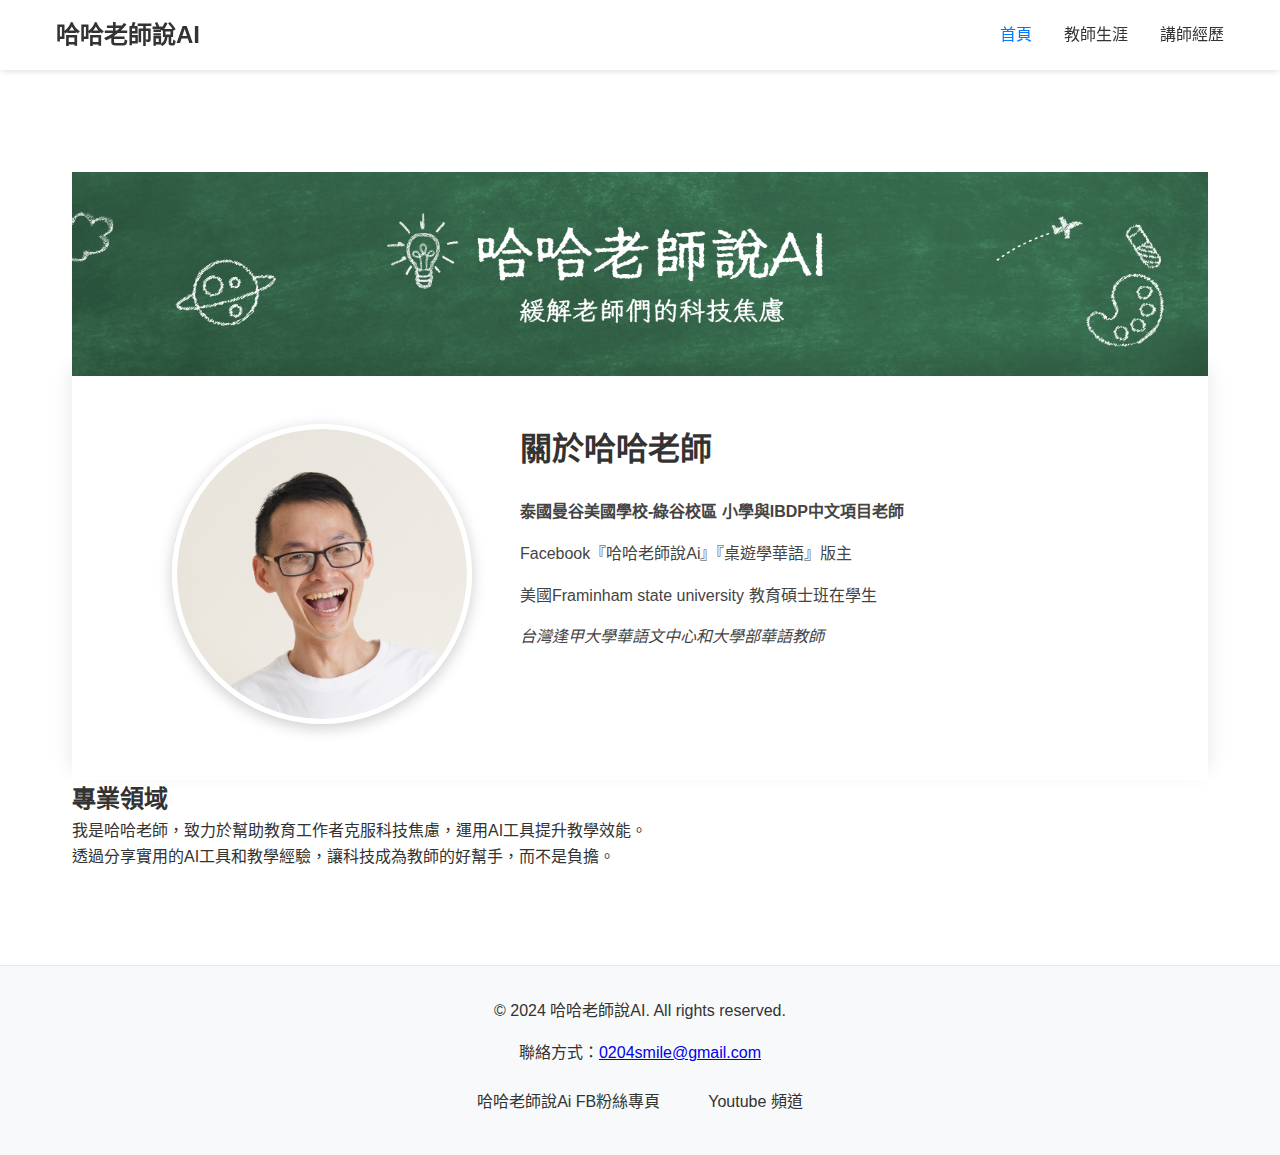
<file: index.html>
<!DOCTYPE html>
<html lang="zh-TW">
<head>
    <meta charset="UTF-8">
    <meta name="viewport" content="width=device-width, initial-scale=1.0">
    <title>哈哈老師說AI - 個人網站</title>
    <link rel="stylesheet" href="css/style.css">
</head>
<body>
    <header>
        <nav>
            <div class="logo">哈哈老師說AI</div>
            <ul class="nav-links">
                <li><a href="index.html" class="active">首頁</a></li>
                <li><a href="about.html">教師生涯</a></li>
                <li><a href="teaching.html">講師經歷</a></li>
            </ul>
        </nav>
    </header>

    <main>
        <!-- 橫幅照片 -->
        <div class="banner">
            <img src="images/首頁/網站橫幅.JPG (2).png" alt="網站橫幅" class="banner-image">
        </div>

        <!-- 個人介紹區 -->
        <section class="profile-section">
            <div class="profile-container">
                <div class="profile-image">
                    <img src="images/首頁/大頭照.jpg.png" alt="哈哈老師的照片" class="profile-pic">
                </div>
                <div class="profile-content">
                    <h1>關於哈哈老師</h1>
                    <div class="profile-info">
                        <p class="current-position">泰國曼谷美國學校-綠谷校區 小學與IBDP中文項目老師</p>
                        <p class="social-media">Facebook『哈哈老師說Ai』『桌遊學華語』版主</p>
                        <p class="education">美國Framinham state university 教育碩士班在學生</p>
                        <p class="previous-position">台灣逢甲大學華語文中心和大學部華語教師</p>
                    </div>
                </div>
            </div>
        </section>

        <!-- 主要內容區 -->
        <section class="content">
            <div class="about-section">
                <h2>專業領域</h2>
                <div class="about-content">
                    <div class="text-content">
                        <p>我是哈哈老師，致力於幫助教育工作者克服科技焦慮，運用AI工具提升教學效能。</p>
                        <p>透過分享實用的AI工具和教學經驗，讓科技成為教師的好幫手，而不是負擔。</p>
                    </div>
                </div>
            </div>
        </section>
    </main>

    <footer>
        <div class="footer-content">
            <p>&copy; 2024 哈哈老師說AI. All rights reserved.</p>
            <div class="contact-info">
                <p>聯絡方式：<a href="mailto:0204smile@gmail.com">0204smile@gmail.com</a></p>
            </div>
            <div class="social-links">
                <a href="https://www.facebook.com/profile.php?id=61572683411741" target="_blank">哈哈老師說Ai FB粉絲專頁</a>
                <a href="https://www.youtube.com/channel/UCNd5qJnsLvm_RXQNaYmGJVg" target="_blank">Youtube 頻道</a>
            </div>
        </div>
    </footer>

    <script src="js/main.js"></script>
</body>
</html>
</file>
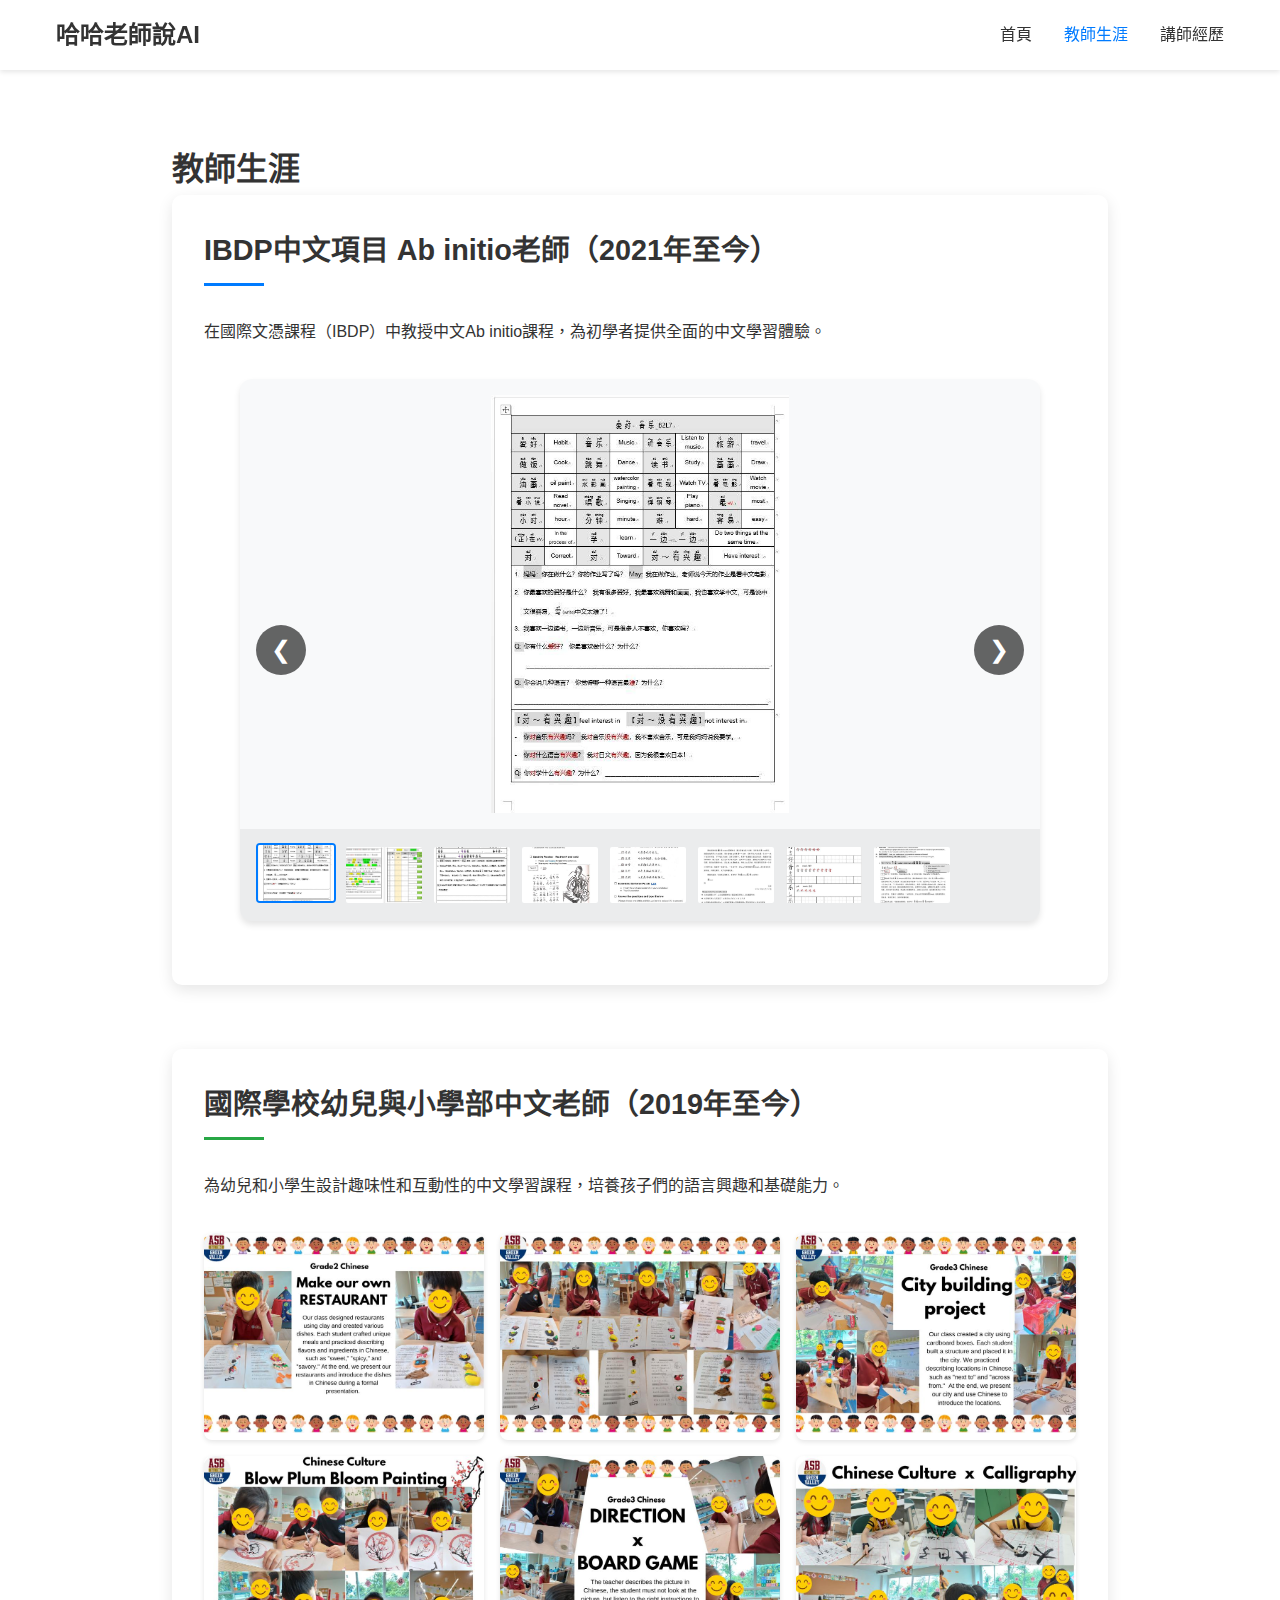
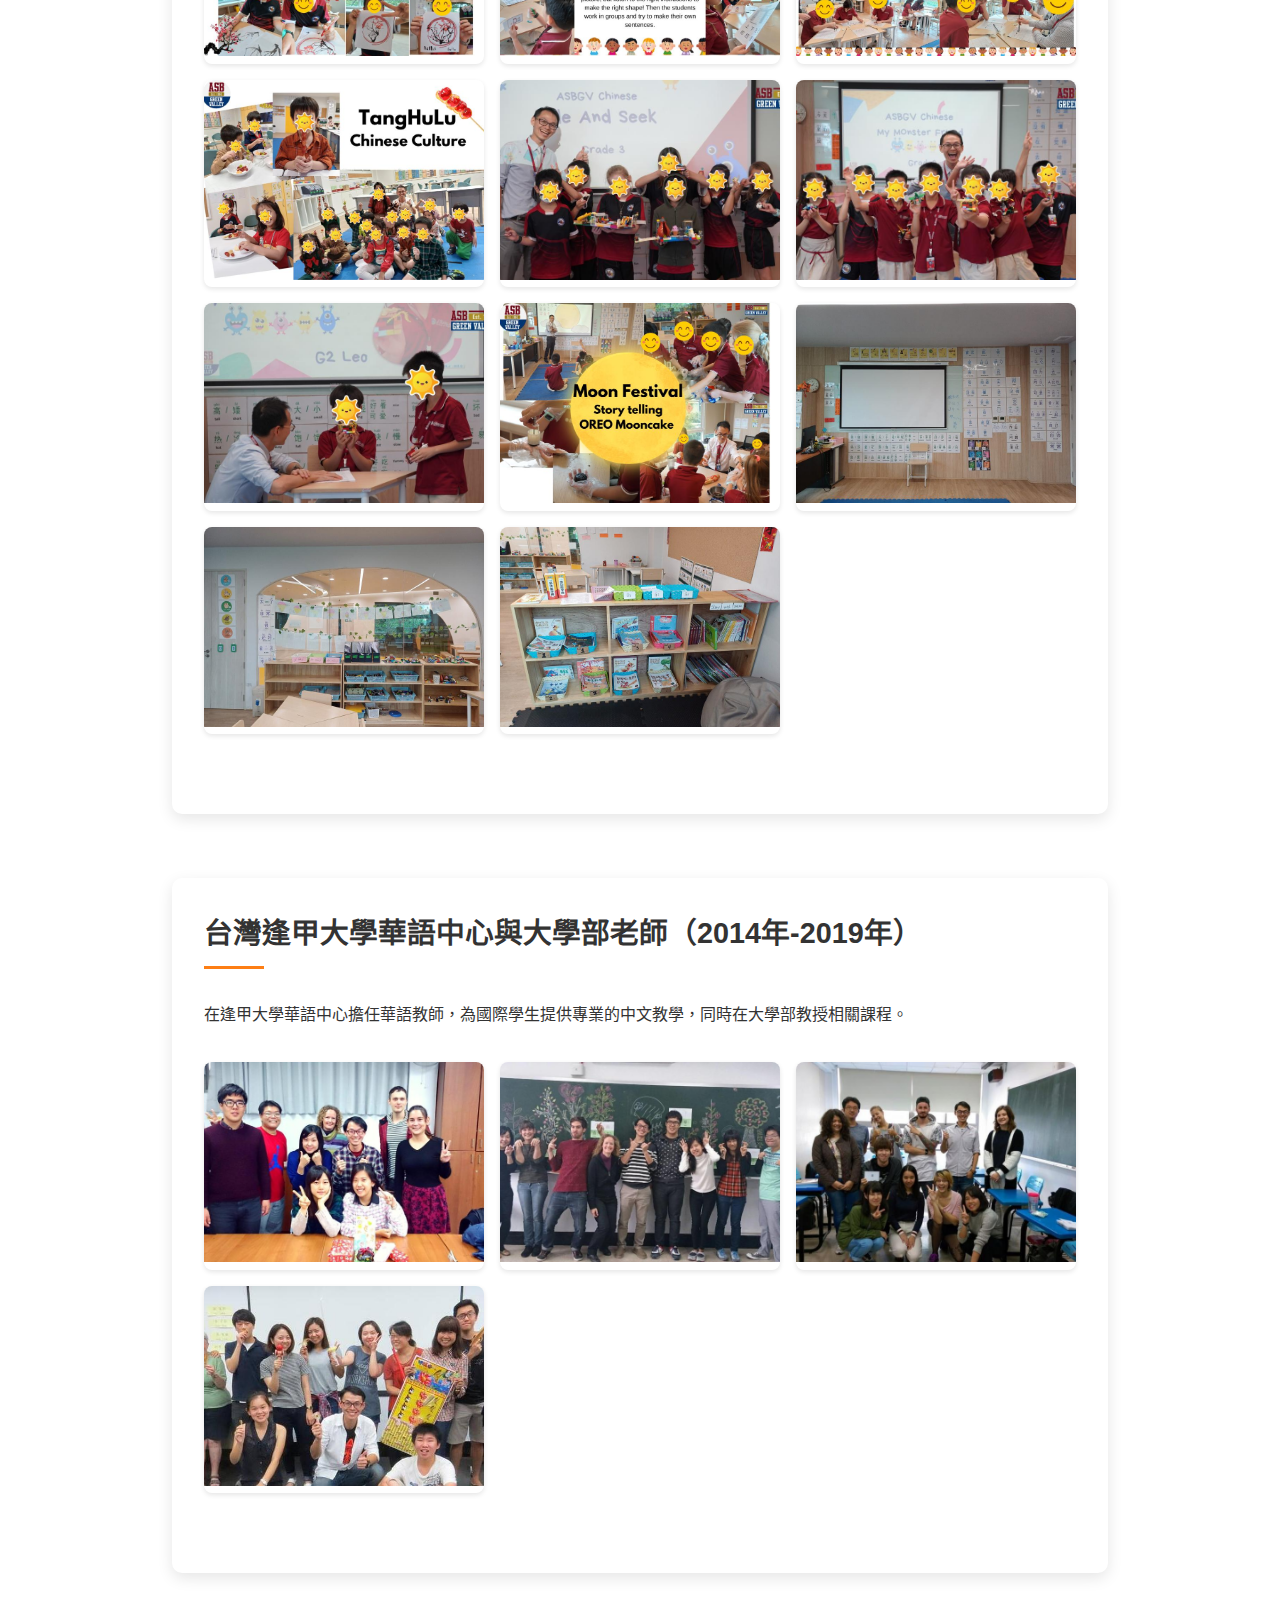
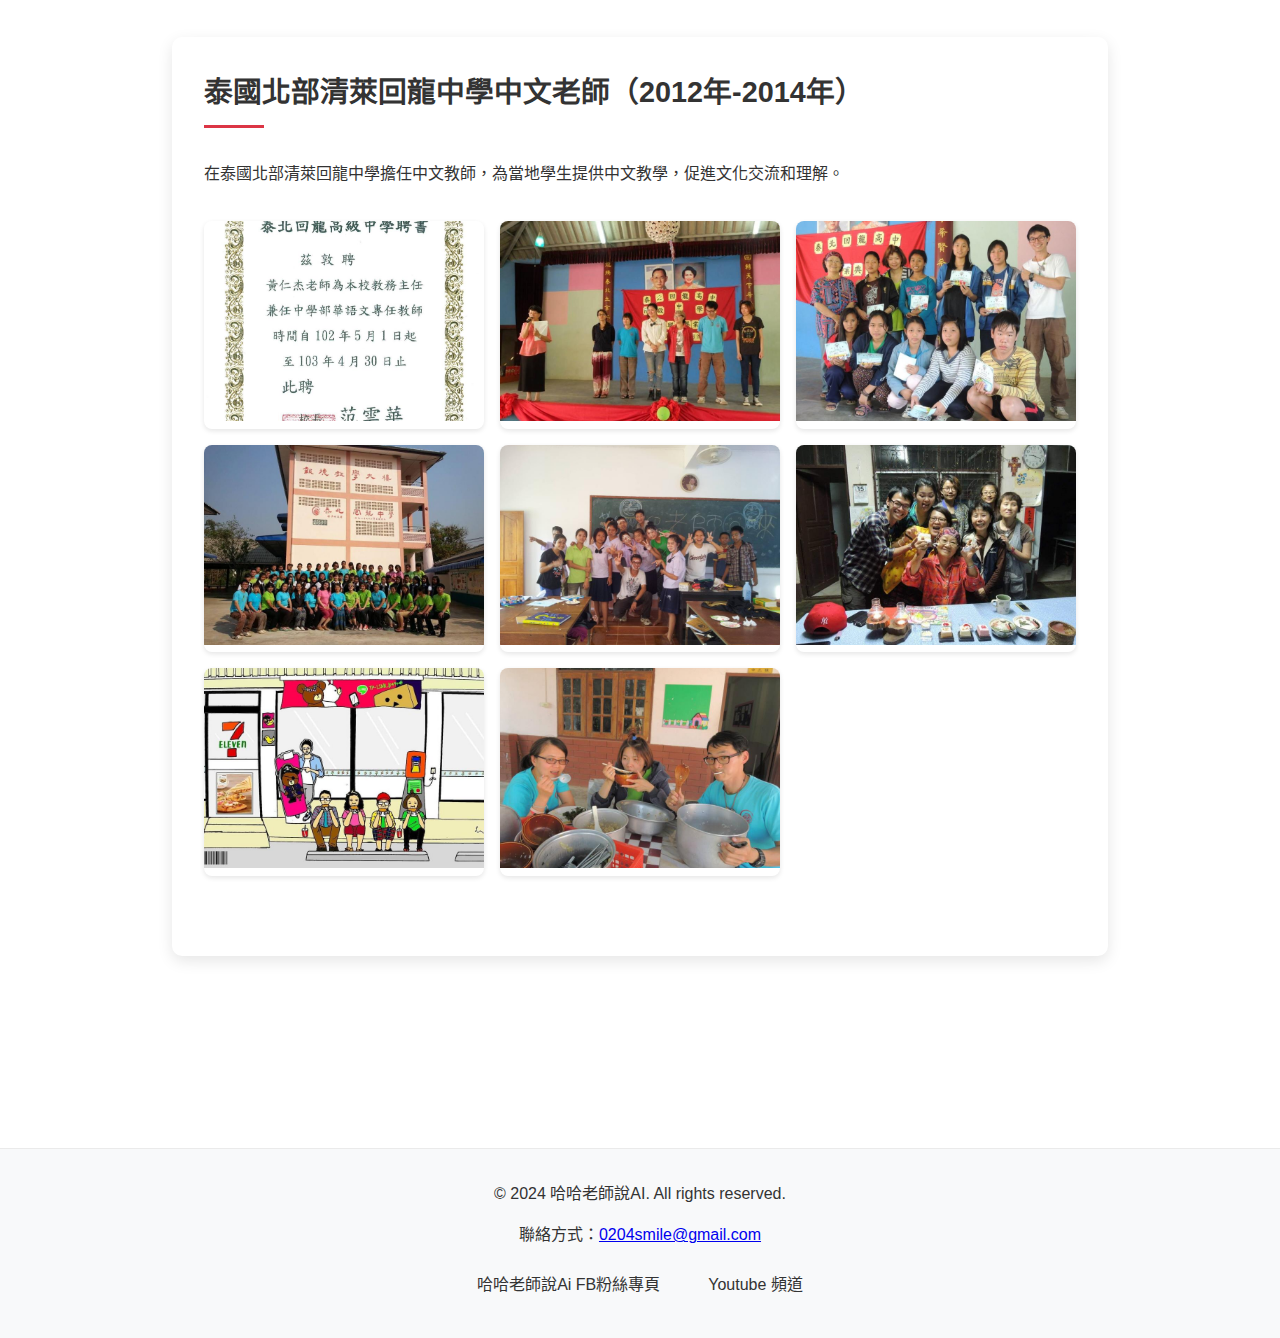
<file: about.html>
<!DOCTYPE html>
<html lang="zh-TW">
<head>
    <meta charset="UTF-8">
    <meta name="viewport" content="width=device-width, initial-scale=1.0">
    <title>教師生涯 - 哈哈老師說AI</title>
    <link rel="stylesheet" href="css/style.css">
</head>
<body>
    <header>
        <nav>
            <div class="logo">哈哈老師說AI</div>
            <ul class="nav-links">
                <li><a href="index.html">首頁</a></li>
                <li><a href="about.html" class="active">教師生涯</a></li>
                <li><a href="teaching.html">講師經歷</a></li>
            </ul>
        </nav>
    </header>

    <main>
        <section class="teaching-career">
            <h1>教師生涯</h1>
            
            <!-- IBDP中文項目 -->
            <div class="career-section ibdp-section">
                <h2>IBDP中文項目 Ab initio老師（2021年至今）</h2>
                <div class="career-content">
                    <div class="career-description">
                        <p>在國際文憑課程（IBDP）中教授中文Ab initio課程，為初學者提供全面的中文學習體驗。</p>
                    </div>
                    <div class="photo-carousel">
                        <div class="carousel-container">
                            <div class="carousel-slide">
                                <img src="images/教師生涯/IBDP中文項目 Ab initio老師/1-1.jpg" alt="IBDP教學照片1">
                            </div>
                            <div class="carousel-slide">
                                <img src="images/教師生涯/IBDP中文項目 Ab initio老師/1-2.jpg" alt="IBDP教學照片2">
                            </div>
                            <div class="carousel-slide">
                                <img src="images/教師生涯/IBDP中文項目 Ab initio老師/1-3.jpg" alt="IBDP教學照片3">
                            </div>
                            <div class="carousel-slide">
                                <img src="images/教師生涯/IBDP中文項目 Ab initio老師/1-4.jpg" alt="IBDP教學照片4">
                            </div>
                            <div class="carousel-slide">
                                <img src="images/教師生涯/IBDP中文項目 Ab initio老師/1-5.jpg" alt="IBDP教學照片5">
                            </div>
                            <div class="carousel-slide">
                                <img src="images/教師生涯/IBDP中文項目 Ab initio老師/1-6.jpg" alt="IBDP教學照片6">
                            </div>
                            <div class="carousel-slide">
                                <img src="images/教師生涯/IBDP中文項目 Ab initio老師/1-7.jpg" alt="IBDP教學照片7">
                            </div>
                            <div class="carousel-slide">
                                <img src="images/教師生涯/IBDP中文項目 Ab initio老師/1-8.jpg" alt="IBDP教學照片8">
                            </div>
                        </div>
                        <button class="carousel-btn prev">❮</button>
                        <button class="carousel-btn next">❯</button>
                        <div class="carousel-thumbnails">
                            <img src="images/教師生涯/IBDP中文項目 Ab initio老師/1-1.jpg" alt="縮略圖1">
                            <img src="images/教師生涯/IBDP中文項目 Ab initio老師/1-2.jpg" alt="縮略圖2">
                            <img src="images/教師生涯/IBDP中文項目 Ab initio老師/1-3.jpg" alt="縮略圖3">
                            <img src="images/教師生涯/IBDP中文項目 Ab initio老師/1-4.jpg" alt="縮略圖4">
                            <img src="images/教師生涯/IBDP中文項目 Ab initio老師/1-5.jpg" alt="縮略圖5">
                            <img src="images/教師生涯/IBDP中文項目 Ab initio老師/1-6.jpg" alt="縮略圖6">
                            <img src="images/教師生涯/IBDP中文項目 Ab initio老師/1-7.jpg" alt="縮略圖7">
                            <img src="images/教師生涯/IBDP中文項目 Ab initio老師/1-8.jpg" alt="縮略圖8">
                        </div>
                    </div>
                </div>
            </div>

            <!-- 國際學校幼兒與小學部中文老師 -->
            <div class="career-section primary-section">
                <h2>國際學校幼兒與小學部中文老師（2019年至今）</h2>
                <div class="career-content">
                    <div class="career-description">
                        <p>為幼兒和小學生設計趣味性和互動性的中文學習課程，培養孩子們的語言興趣和基礎能力。</p>
                    </div>
                    <div class="photo-gallery">
                        <div class="gallery-grid">
                            <div class="gallery-item"><img src="images/教師生涯/國際學校幼兒與小學部中文老師/2-1.jpg" alt="國際學校幼兒與小學部中文老師照片1"></div>
                            <div class="gallery-item"><img src="images/教師生涯/國際學校幼兒與小學部中文老師/2-2.jpg" alt="國際學校幼兒與小學部中文老師照片2"></div>
                            <div class="gallery-item"><img src="images/教師生涯/國際學校幼兒與小學部中文老師/2-3.jpg" alt="國際學校幼兒與小學部中文老師照片3"></div>
                            <div class="gallery-item"><img src="images/教師生涯/國際學校幼兒與小學部中文老師/2-4.jpg" alt="國際學校幼兒與小學部中文老師照片4"></div>
                            <div class="gallery-item"><img src="images/教師生涯/國際學校幼兒與小學部中文老師/2-5.jpg" alt="國際學校幼兒與小學部中文老師照片5"></div>
                            <div class="gallery-item"><img src="images/教師生涯/國際學校幼兒與小學部中文老師/2-6.jpg" alt="國際學校幼兒與小學部中文老師照片6"></div>
                            <div class="gallery-item"><img src="images/教師生涯/國際學校幼兒與小學部中文老師/2-7.jpg" alt="國際學校幼兒與小學部中文老師照片7"></div>
                            <div class="gallery-item"><img src="images/教師生涯/國際學校幼兒與小學部中文老師/2-8-.jpg" alt="國際學校幼兒與小學部中文老師照片8"></div>
                            <div class="gallery-item"><img src="images/教師生涯/國際學校幼兒與小學部中文老師/2-9.jpg" alt="國際學校幼兒與小學部中文老師照片9"></div>
                            <div class="gallery-item"><img src="images/教師生涯/國際學校幼兒與小學部中文老師/2-10.jpg" alt="國際學校幼兒與小學部中文老師照片10"></div>
                            <div class="gallery-item"><img src="images/教師生涯/國際學校幼兒與小學部中文老師/2-11.jpg" alt="國際學校幼兒與小學部中文老師照片11"></div>
                            <div class="gallery-item"><img src="images/教師生涯/國際學校幼兒與小學部中文老師/2-12.jpg" alt="國際學校幼兒與小學部中文老師照片12"></div>
                            <div class="gallery-item"><img src="images/教師生涯/國際學校幼兒與小學部中文老師/2-13.jpg" alt="國際學校幼兒與小學部中文老師照片13"></div>
                            <div class="gallery-item"><img src="images/教師生涯/國際學校幼兒與小學部中文老師/2-14.jpg" alt="國際學校幼兒與小學部中文老師照片14"></div>
                        </div>
                    </div>
                </div>
            </div>

            <!-- 台灣逢甲大學華語中心與大學部老師 -->
            <div class="career-section university-section">
                <h2>台灣逢甲大學華語中心與大學部老師（2014年-2019年）</h2>
                <div class="career-content">
                    <div class="career-description">
                        <p>在逢甲大學華語中心擔任華語教師，為國際學生提供專業的中文教學，同時在大學部教授相關課程。</p>
                    </div>
                    <div class="photo-gallery">
                        <div class="gallery-grid">
                            <div class="gallery-item"><img src="images/教師生涯/台灣逢甲大學華語中心與大學部老師/3-1.jpg" alt="台灣逢甲大學華語中心與大學部老師照片1"></div>
                            <div class="gallery-item"><img src="images/教師生涯/台灣逢甲大學華語中心與大學部老師/3-2.jpg" alt="台灣逢甲大學華語中心與大學部老師照片2"></div>
                            <div class="gallery-item"><img src="images/教師生涯/台灣逢甲大學華語中心與大學部老師/3-3.jpg" alt="台灣逢甲大學華語中心與大學部老師照片3"></div>
                            <div class="gallery-item"><img src="images/教師生涯/台灣逢甲大學華語中心與大學部老師/3-4.jpg" alt="台灣逢甲大學華語中心與大學部老師照片4"></div>
                        </div>
                    </div>
                </div>
            </div>

            <!-- 泰國北部清萊回龍中學中文老師 -->
            <div class="career-section thailand-section">
                <h2>泰國北部清萊回龍中學中文老師（2012年-2014年）</h2>
                <div class="career-content">
                    <div class="career-description">
                        <p>在泰國北部清萊回龍中學擔任中文教師，為當地學生提供中文教學，促進文化交流和理解。</p>
                    </div>
                    <div class="photo-gallery">
                        <div class="gallery-grid">
                            <div class="gallery-item"><img src="images/教師生涯/泰國北部清萊回龍中學中文老師/4-11.jpg" alt="泰國北部清萊回龍中學中文老師照片1"></div>
                            <div class="gallery-item"><img src="images/教師生涯/泰國北部清萊回龍中學中文老師/4-22.jpg" alt="泰國北部清萊回龍中學中文老師照片2"></div>
                            <div class="gallery-item"><img src="images/教師生涯/泰國北部清萊回龍中學中文老師/4-33.jpg" alt="泰國北部清萊回龍中學中文老師照片3"></div>
                            <div class="gallery-item"><img src="images/教師生涯/泰國北部清萊回龍中學中文老師/4-44.jpg" alt="泰國北部清萊回龍中學中文老師照片4"></div>
                            <div class="gallery-item"><img src="images/教師生涯/泰國北部清萊回龍中學中文老師/4-55.jpg" alt="泰國北部清萊回龍中學中文老師照片5"></div>
                            <div class="gallery-item"><img src="images/教師生涯/泰國北部清萊回龍中學中文老師/4-66.jpg" alt="泰國北部清萊回龍中學中文老師照片6"></div>
                            <div class="gallery-item"><img src="images/教師生涯/泰國北部清萊回龍中學中文老師/4-77.jpg" alt="泰國北部清萊回龍中學中文老師照片7"></div>
                            <div class="gallery-item"><img src="images/教師生涯/泰國北部清萊回龍中學中文老師/4-88.jpg" alt="泰國北部清萊回龍中學中文老師照片8"></div>
                        </div>
                    </div>
                </div>
            </div>
        </section>
    </main>

    <footer>
        <div class="footer-content">
            <p>&copy; 2024 哈哈老師說AI. All rights reserved.</p>
            <div class="contact-info">
                <p>聯絡方式：<a href="mailto:0204smile@gmail.com">0204smile@gmail.com</a></p>
            </div>
            <div class="social-links">
                <a href="https://www.facebook.com/profile.php?id=61572683411741" target="_blank">哈哈老師說Ai FB粉絲專頁</a>
                <a href="https://www.youtube.com/channel/UCNd5qJnsLvm_RXQNaYmGJVg" target="_blank">Youtube 頻道</a>
            </div>
        </div>
    </footer>

    <script src="js/main.js"></script>
</body>
</html>
</file>
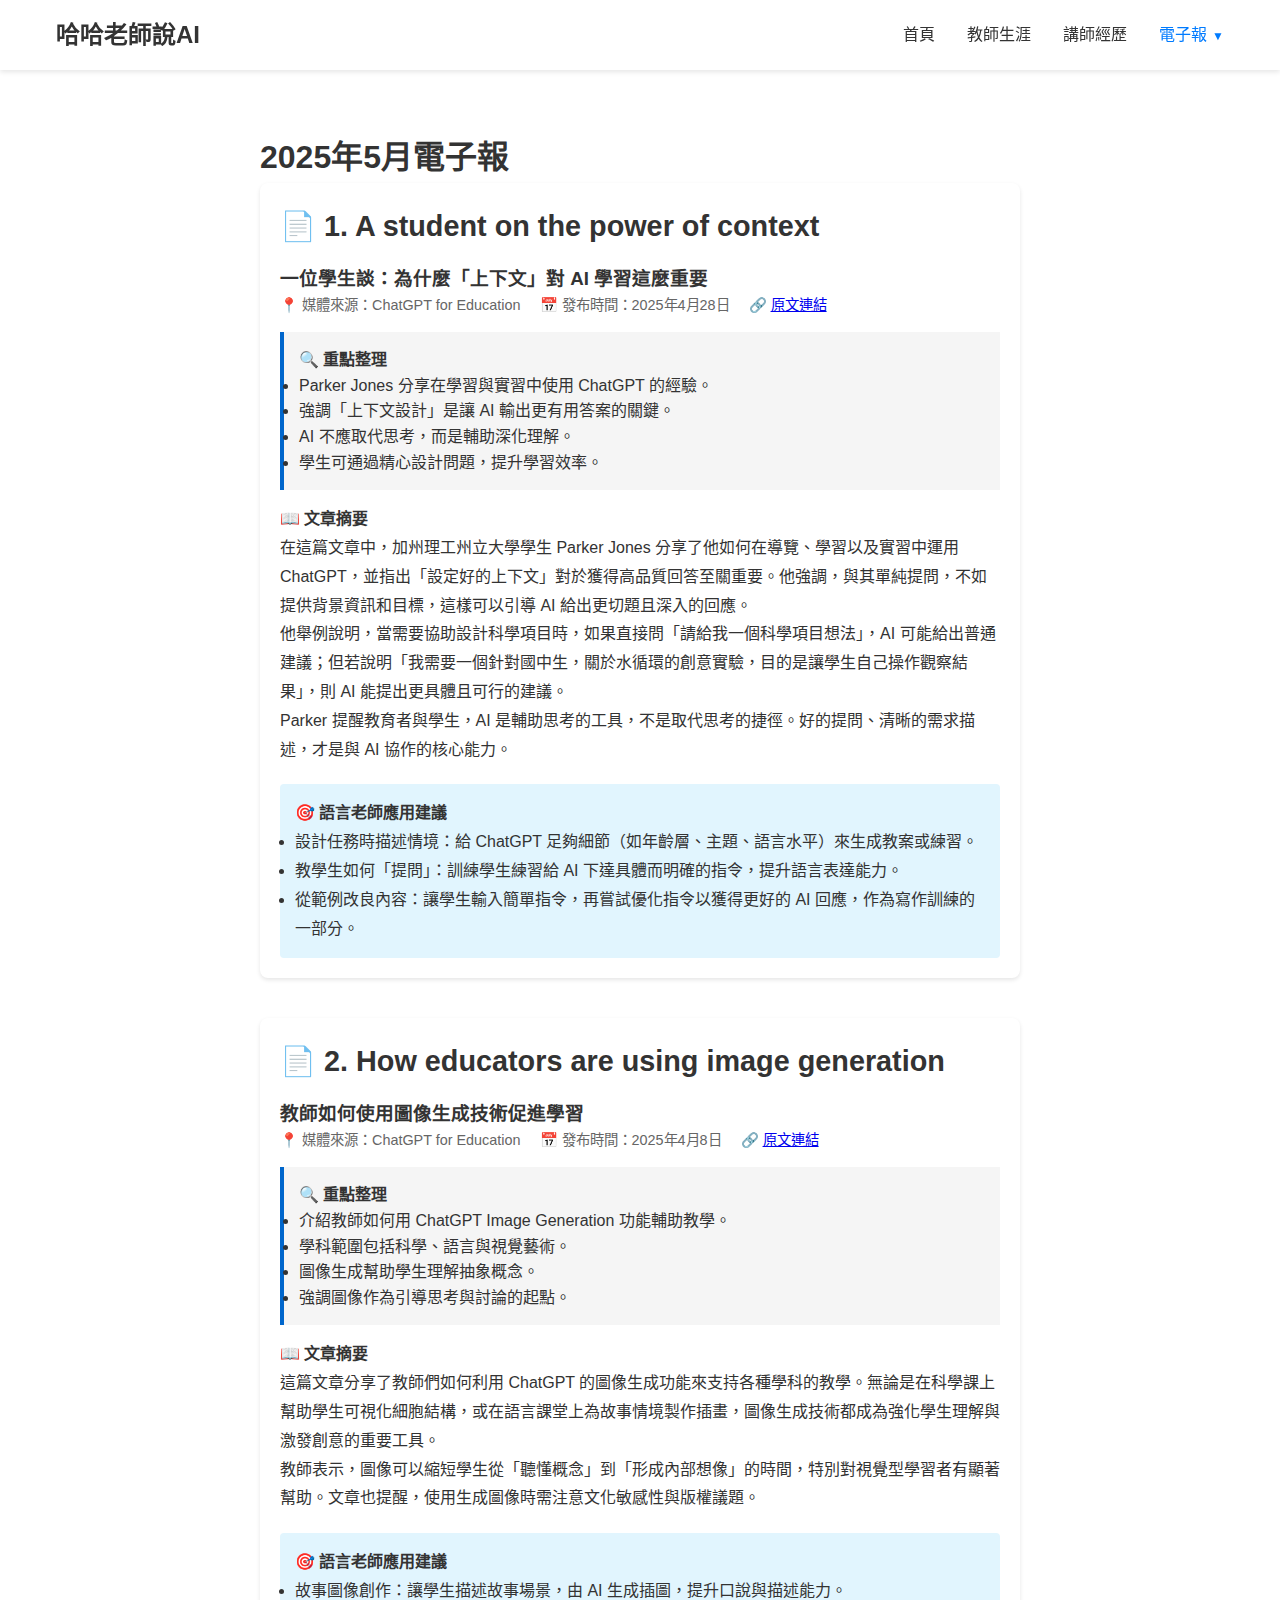
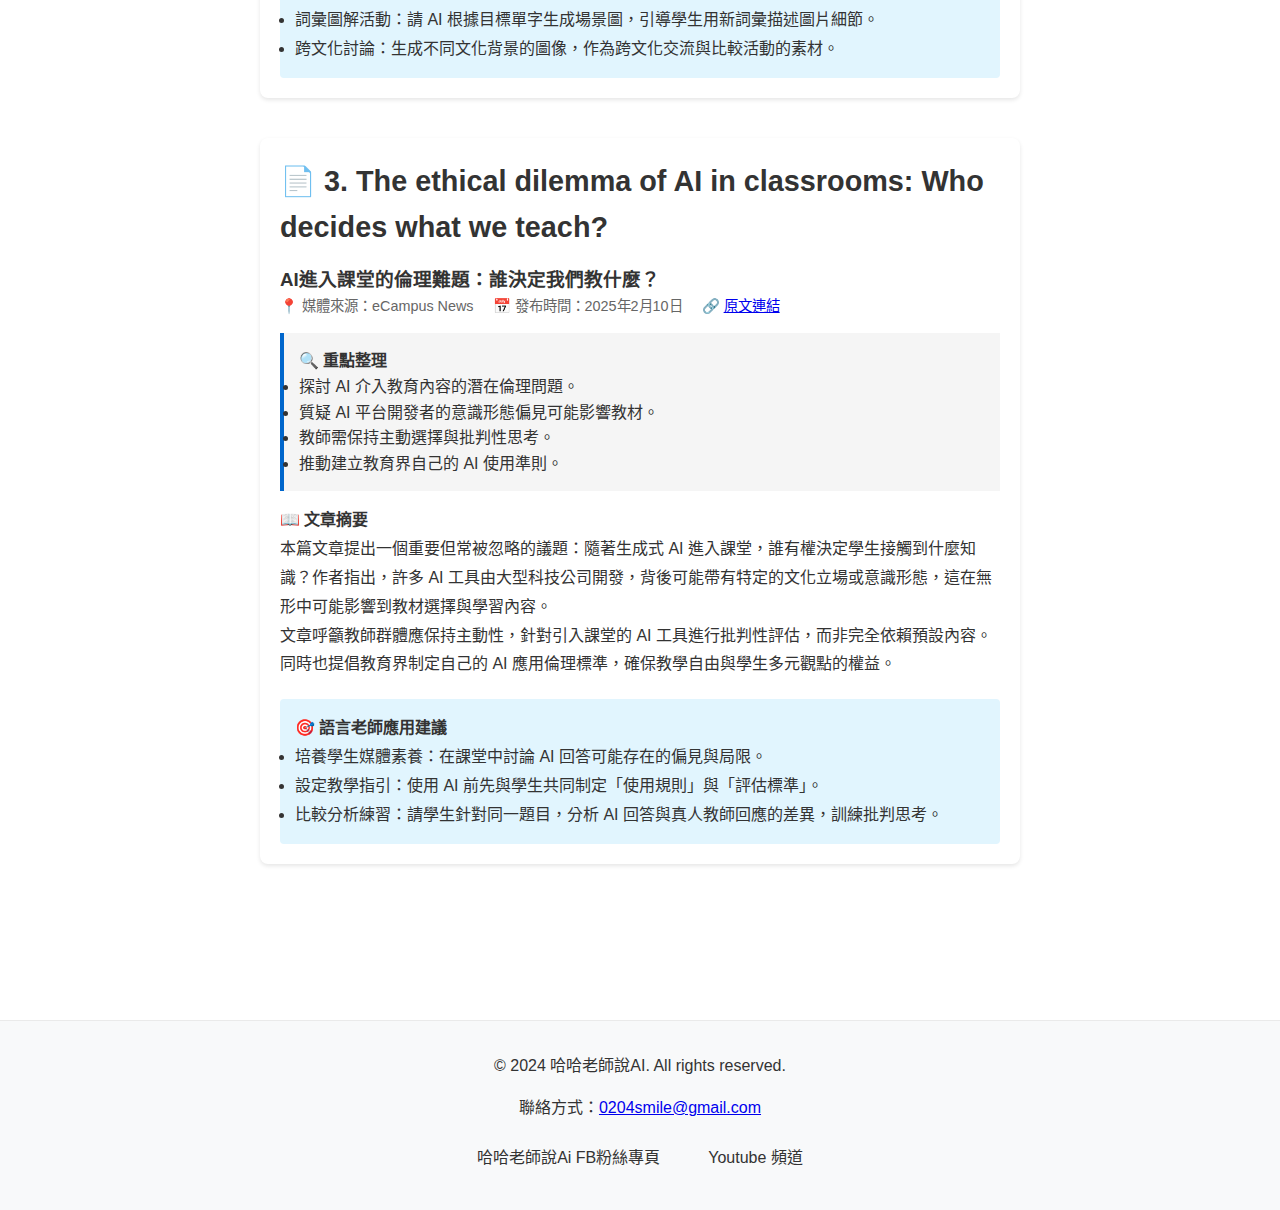
<file: newsletter-2025-05.html>
<!DOCTYPE html>
<html lang="zh-TW">
<head>
    <meta charset="UTF-8">
    <meta name="viewport" content="width=device-width, initial-scale=1.0">
    <title>2025年5月電子報 - 哈哈老師說AI</title>
    <link rel="stylesheet" href="css/style.css">
    <style>
        /* 下拉選單樣式 */
        .nav-dropdown {
            position: relative;
            display: inline-block;
        }

        .nav-dropdown > a::after {
            content: "▼";
            font-size: 12px;
            margin-left: 5px;
        }

        .dropdown-content {
            display: none;
            position: absolute;
            background-color: #f9f9f9;
            min-width: 160px;
            box-shadow: 0px 8px 16px 0px rgba(0,0,0,0.2);
            z-index: 1;
            border-radius: 4px;
            top: 100%;
            left: 0;
        }

        .nav-dropdown:hover .dropdown-content {
            display: block;
        }

        .dropdown-content a {
            color: black;
            padding: 12px 16px;
            text-decoration: none;
            display: block;
            border-bottom: 1px solid #eee;
        }

        .dropdown-content a:last-child {
            border-bottom: none;
        }

        .dropdown-content a:hover {
            background-color: #f1f1f1;
        }

        .active-submenu {
            background-color: #e9e9e9;
            font-weight: bold;
        }

        .newsletter-content {
            max-width: 800px;
            margin: 0 auto;
            padding: 20px;
        }

        .article {
            margin-bottom: 40px;
            padding: 20px;
            background-color: #fff;
            border-radius: 8px;
            box-shadow: 0 2px 4px rgba(0,0,0,0.1);
        }

        .article h2 {
            color: #333;
            margin-bottom: 15px;
            font-size: 1.8em;
        }

        .article-meta {
            margin-bottom: 15px;
            color: #666;
            font-size: 0.9em;
        }

        .article-meta span {
            margin-right: 15px;
        }

        .article-summary {
            margin-bottom: 20px;
        }

        .article-content {
            line-height: 1.8;
        }

        .highlight-box {
            background-color: #f5f5f5;
            padding: 15px;
            border-left: 4px solid #0066cc;
            margin: 15px 0;
        }

        .teacher-tips {
            background-color: #e1f5fe;
            padding: 15px;
            border-radius: 4px;
            margin-top: 20px;
        }

        .teacher-tips h3 {
            color: #0277bd;
            margin-bottom: 10px;
        }

        .emoji {
            font-size: 1.2em;
            margin-right: 5px;
        }
    </style>
</head>
<body>
    <header>
        <nav>
            <div class="logo">哈哈老師說AI</div>
            <ul class="nav-links">
                <li><a href="index.html">首頁</a></li>
                <li><a href="about.html">教師生涯</a></li>
                <li><a href="teaching.html">講師經歷</a></li>
                <li class="nav-dropdown">
                    <a href="#" class="active">電子報</a>
                    <div class="dropdown-content">
                        <a href="newsletter-origin.html">緣起</a>
                        <a href="newsletter-2025-05.html" class="active-submenu">2025/05</a>
                    </div>
                </li>
            </ul>
        </nav>
    </header>

    <main>
        <div class="newsletter-content">
            <h1>2025年5月電子報</h1>

            <!-- 第一篇文章 -->
            <div class="article">
                <h2>📄 1. A student on the power of context</h2>
                <h3>一位學生談：為什麼「上下文」對 AI 學習這麼重要</h3>
                
                <div class="article-meta">
                    <span>📍 媒體來源：ChatGPT for Education</span>
                    <span>📅 發布時間：2025年4月28日</span>
                    <span>🔗 <a href="https://edunewsletter.openai.com/p/a-student-on-the-power-of-context" target="_blank">原文連結</a></span>
                </div>

                <div class="highlight-box">
                    <h4>🔍 重點整理</h4>
                    <ul>
                        <li>Parker Jones 分享在學習與實習中使用 ChatGPT 的經驗。</li>
                        <li>強調「上下文設計」是讓 AI 輸出更有用答案的關鍵。</li>
                        <li>AI 不應取代思考，而是輔助深化理解。</li>
                        <li>學生可通過精心設計問題，提升學習效率。</li>
                    </ul>
                </div>

                <div class="article-content">
                    <h4>📖 文章摘要</h4>
                    <p>在這篇文章中，加州理工州立大學學生 Parker Jones 分享了他如何在導覽、學習以及實習中運用 ChatGPT，並指出「設定好的上下文」對於獲得高品質回答至關重要。他強調，與其單純提問，不如提供背景資訊和目標，這樣可以引導 AI 給出更切題且深入的回應。</p>
                    <p>他舉例說明，當需要協助設計科學項目時，如果直接問「請給我一個科學項目想法」，AI 可能給出普通建議；但若說明「我需要一個針對國中生，關於水循環的創意實驗，目的是讓學生自己操作觀察結果」，則 AI 能提出更具體且可行的建議。</p>
                    <p>Parker 提醒教育者與學生，AI 是輔助思考的工具，不是取代思考的捷徑。好的提問、清晰的需求描述，才是與 AI 協作的核心能力。</p>

                    <div class="teacher-tips">
                        <h4>🎯 語言老師應用建議</h4>
                        <ul>
                            <li>設計任務時描述情境：給 ChatGPT 足夠細節（如年齡層、主題、語言水平）來生成教案或練習。</li>
                            <li>教學生如何「提問」：訓練學生練習給 AI 下達具體而明確的指令，提升語言表達能力。</li>
                            <li>從範例改良內容：讓學生輸入簡單指令，再嘗試優化指令以獲得更好的 AI 回應，作為寫作訓練的一部分。</li>
                        </ul>
                    </div>
                </div>
            </div>

            <!-- 第二篇文章 -->
            <div class="article">
                <h2>📄 2. How educators are using image generation</h2>
                <h3>教師如何使用圖像生成技術促進學習</h3>
                
                <div class="article-meta">
                    <span>📍 媒體來源：ChatGPT for Education</span>
                    <span>📅 發布時間：2025年4月8日</span>
                    <span>🔗 <a href="https://edunewsletter.openai.com/p/how-educators-are-using-image-generation" target="_blank">原文連結</a></span>
                </div>

                <div class="highlight-box">
                    <h4>🔍 重點整理</h4>
                    <ul>
                        <li>介紹教師如何用 ChatGPT Image Generation 功能輔助教學。</li>
                        <li>學科範圍包括科學、語言與視覺藝術。</li>
                        <li>圖像生成幫助學生理解抽象概念。</li>
                        <li>強調圖像作為引導思考與討論的起點。</li>
                    </ul>
                </div>

                <div class="article-content">
                    <h4>📖 文章摘要</h4>
                    <p>這篇文章分享了教師們如何利用 ChatGPT 的圖像生成功能來支持各種學科的教學。無論是在科學課上幫助學生可視化細胞結構，或在語言課堂上為故事情境製作插畫，圖像生成技術都成為強化學生理解與激發創意的重要工具。</p>
                    <p>教師表示，圖像可以縮短學生從「聽懂概念」到「形成內部想像」的時間，特別對視覺型學習者有顯著幫助。文章也提醒，使用生成圖像時需注意文化敏感性與版權議題。</p>

                    <div class="teacher-tips">
                        <h4>🎯 語言老師應用建議</h4>
                        <ul>
                            <li>故事圖像創作：讓學生描述故事場景，由 AI 生成插圖，提升口說與描述能力。</li>
                            <li>詞彙圖解活動：請 AI 根據目標單字生成場景圖，引導學生用新詞彙描述圖片細節。</li>
                            <li>跨文化討論：生成不同文化背景的圖像，作為跨文化交流與比較活動的素材。</li>
                        </ul>
                    </div>
                </div>
            </div>

            <!-- 第三篇文章 -->
            <div class="article">
                <h2>📄 3. The ethical dilemma of AI in classrooms: Who decides what we teach?</h2>
                <h3>AI進入課堂的倫理難題：誰決定我們教什麼？</h3>
                
                <div class="article-meta">
                    <span>📍 媒體來源：eCampus News</span>
                    <span>📅 發布時間：2025年2月10日</span>
                    <span>🔗 <a href="https://www.ecampusnews.com/ai-in-education/2025/02/10/ethical-dilemma-ai-classrooms/" target="_blank">原文連結</a></span>
                </div>

                <div class="highlight-box">
                    <h4>🔍 重點整理</h4>
                    <ul>
                        <li>探討 AI 介入教育內容的潛在倫理問題。</li>
                        <li>質疑 AI 平台開發者的意識形態偏見可能影響教材。</li>
                        <li>教師需保持主動選擇與批判性思考。</li>
                        <li>推動建立教育界自己的 AI 使用準則。</li>
                    </ul>
                </div>

                <div class="article-content">
                    <h4>📖 文章摘要</h4>
                    <p>本篇文章提出一個重要但常被忽略的議題：隨著生成式 AI 進入課堂，誰有權決定學生接觸到什麼知識？作者指出，許多 AI 工具由大型科技公司開發，背後可能帶有特定的文化立場或意識形態，這在無形中可能影響到教材選擇與學習內容。</p>
                    <p>文章呼籲教師群體應保持主動性，針對引入課堂的 AI 工具進行批判性評估，而非完全依賴預設內容。同時也提倡教育界制定自己的 AI 應用倫理標準，確保教學自由與學生多元觀點的權益。</p>

                    <div class="teacher-tips">
                        <h4>🎯 語言老師應用建議</h4>
                        <ul>
                            <li>培養學生媒體素養：在課堂中討論 AI 回答可能存在的偏見與局限。</li>
                            <li>設定教學指引：使用 AI 前先與學生共同制定「使用規則」與「評估標準」。</li>
                            <li>比較分析練習：請學生針對同一題目，分析 AI 回答與真人教師回應的差異，訓練批判思考。</li>
                        </ul>
                    </div>
                </div>
            </div>
        </div>
    </main>

    <footer>
        <div class="footer-content">
            <p>&copy; 2024 哈哈老師說AI. All rights reserved.</p>
            <div class="contact-info">
                <p>聯絡方式：<a href="mailto:0204smile@gmail.com">0204smile@gmail.com</a></p>
            </div>
            <div class="social-links">
                <a href="https://www.facebook.com/profile.php?id=61572683411741" target="_blank">哈哈老師說Ai FB粉絲專頁</a>
                <a href="https://www.youtube.com/channel/UCNd5qJnsLvm_RXQNaYmGJVg" target="_blank">Youtube 頻道</a>
            </div>
        </div>
    </footer>

    <script src="js/main.js"></script>
</body>
</html>
</file>
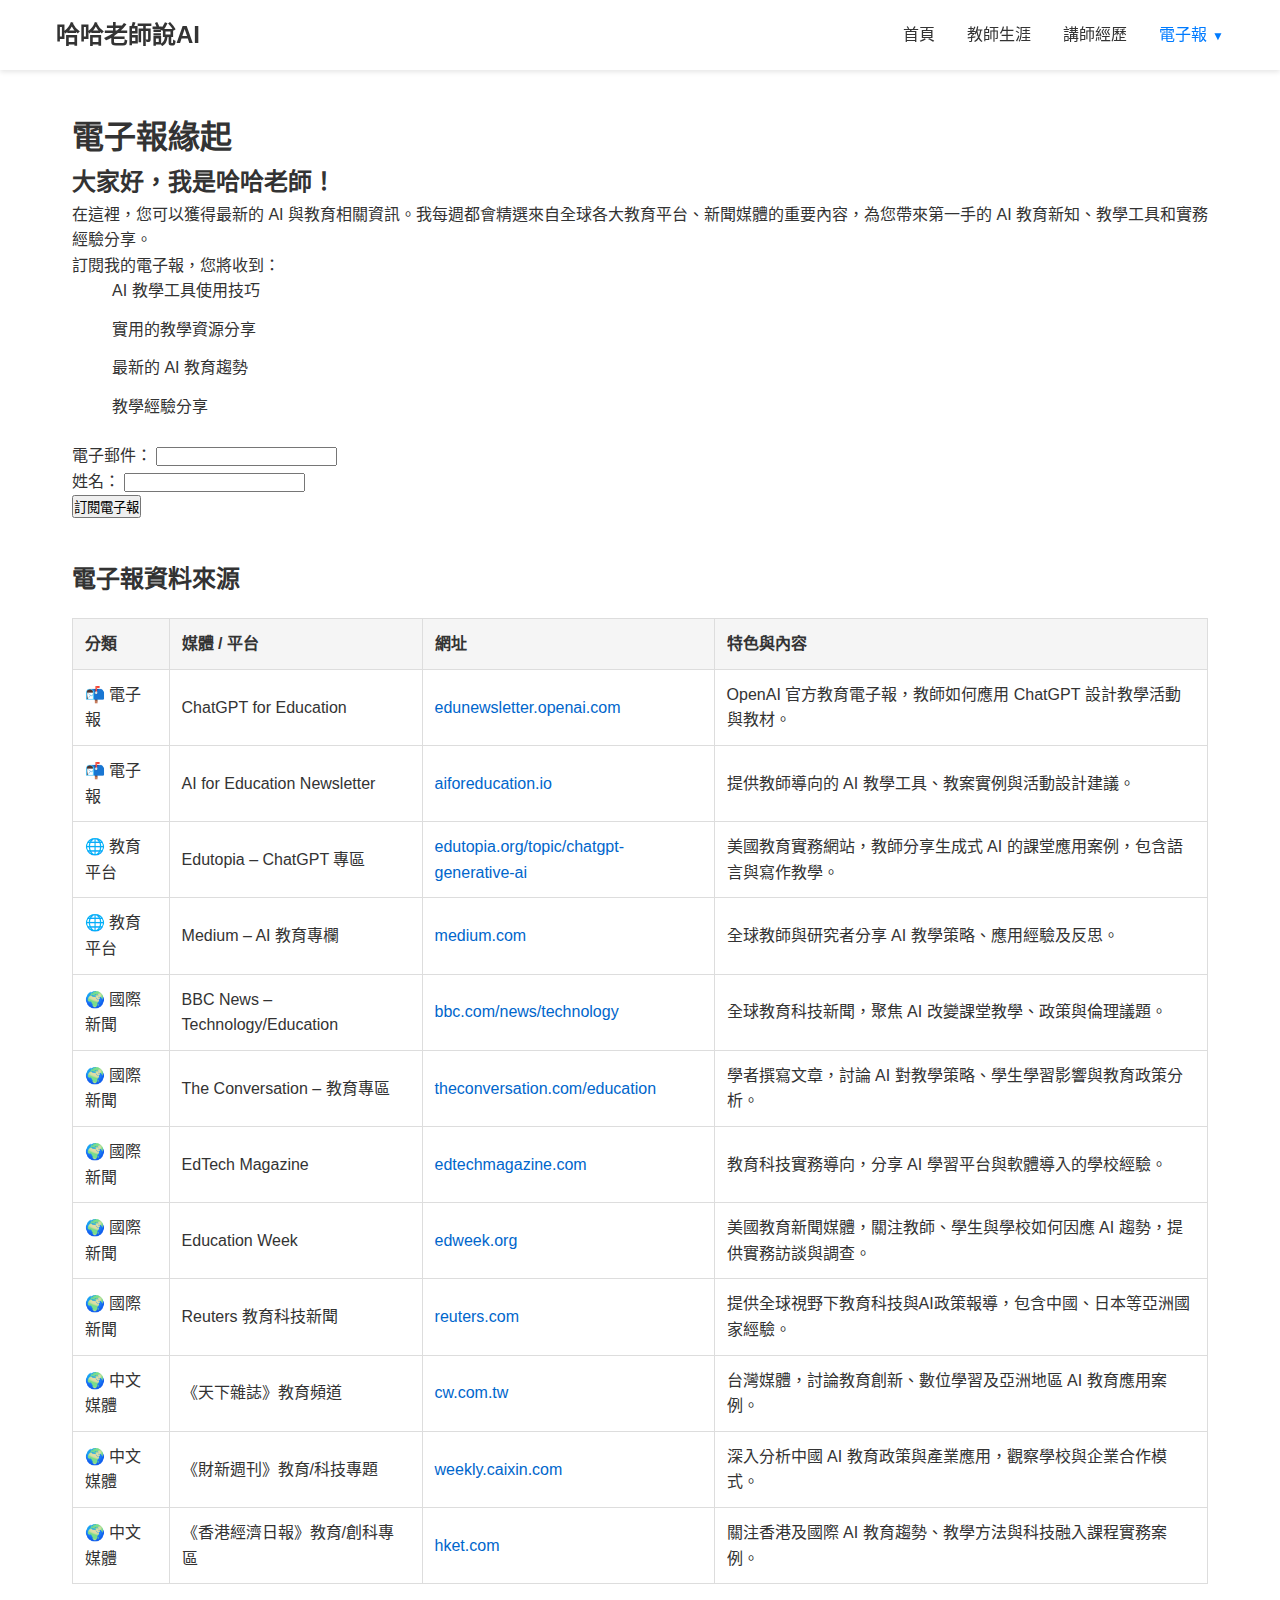
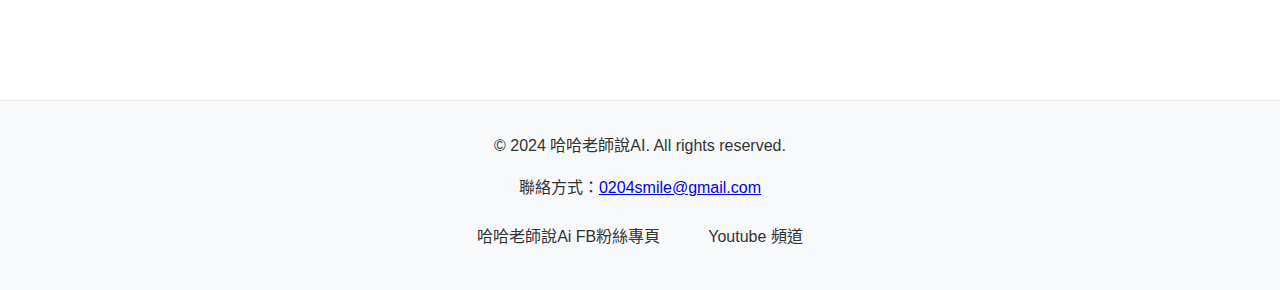
<file: newsletter-origin.html>
<!DOCTYPE html>
<html lang="zh-TW">
<head>
    <meta charset="UTF-8">
    <meta name="viewport" content="width=device-width, initial-scale=1.0">
    <title>電子報緣起 - 哈哈老師說AI</title>
    <link rel="stylesheet" href="css/style.css">
    <style>
        .resource-table {
            width: 100%;
            border-collapse: collapse;
            margin: 20px 0;
        }

        .resource-table th,
        .resource-table td {
            padding: 12px;
            border: 1px solid #ddd;
            text-align: left;
        }

        .resource-table th {
            background-color: #f5f5f5;
            font-weight: bold;
        }

        .resource-table tr:hover {
            background-color: #f9f9f9;
        }

        .resource-table a {
            color: #0066cc;
            text-decoration: none;
        }

        .resource-table a:hover {
            text-decoration: underline;
        }

        .category-icon {
            font-size: 1.2em;
            margin-right: 8px;
        }

        .newsletter-resources {
            margin-top: 40px;
        }

        .section-title {
            margin: 30px 0 20px;
            color: #333;
            font-size: 1.5em;
        }

        /* 下拉選單樣式 */
        .nav-dropdown {
            position: relative;
            display: inline-block;
        }

        .nav-dropdown > a::after {
            content: "▼";
            font-size: 12px;
            margin-left: 5px;
        }

        .dropdown-content {
            display: none;
            position: absolute;
            background-color: #f9f9f9;
            min-width: 160px;
            box-shadow: 0px 8px 16px 0px rgba(0,0,0,0.2);
            z-index: 1;
            border-radius: 4px;
            top: 100%;
            left: 0;
        }

        .nav-dropdown:hover .dropdown-content {
            display: block;
        }

        .dropdown-content a {
            color: black;
            padding: 12px 16px;
            text-decoration: none;
            display: block;
            border-bottom: 1px solid #eee;
        }

        .dropdown-content a:last-child {
            border-bottom: none;
        }

        .dropdown-content a:hover {
            background-color: #f1f1f1;
        }

        .active-submenu {
            background-color: #e9e9e9;
            font-weight: bold;
        }
    </style>
</head>
<body>
    <header>
        <nav>
            <div class="logo">哈哈老師說AI</div>
            <ul class="nav-links">
                <li><a href="index.html">首頁</a></li>
                <li><a href="about.html">教師生涯</a></li>
                <li><a href="teaching.html">講師經歷</a></li>
                <li class="nav-dropdown">
                    <a href="#" class="active">電子報</a>
                    <div class="dropdown-content">
                        <a href="newsletter-origin.html" class="active-submenu">緣起</a>
                        <a href="newsletter-2025-05.html">2025/05</a>
                    </div>
                </li>
            </ul>
        </nav>
    </header>

    <main>
        <section class="newsletter-content">
            <h1>電子報緣起</h1>
            
            <div class="newsletter-section">
                <div class="newsletter-description">
                    <h2>大家好，我是哈哈老師！</h2>
                    <p>在這裡，您可以獲得最新的 AI 與教育相關資訊。我每週都會精選來自全球各大教育平台、新聞媒體的重要內容，為您帶來第一手的 AI 教育新知、教學工具和實務經驗分享。</p>
                    <p>訂閱我的電子報，您將收到：</p>
                    <ul class="feature-list">
                        <li>AI 教學工具使用技巧</li>
                        <li>實用的教學資源分享</li>
                        <li>最新的 AI 教育趨勢</li>
                        <li>教學經驗分享</li>
                    </ul>
                </div>

                <div class="subscription-form">
                    <form action="#" method="POST">
                        <div class="form-group">
                            <label for="email">電子郵件：</label>
                            <input type="email" id="email" name="email" required>
                        </div>
                        <div class="form-group">
                            <label for="name">姓名：</label>
                            <input type="text" id="name" name="name" required>
                        </div>
                        <button type="submit" class="subscribe-btn">訂閱電子報</button>
                    </form>
                </div>
            </div>

            <div class="newsletter-resources">
                <h2 class="section-title">電子報資料來源</h2>
                <table class="resource-table">
                    <thead>
                        <tr>
                            <th>分類</th>
                            <th>媒體 / 平台</th>
                            <th>網址</th>
                            <th>特色與內容</th>
                        </tr>
                    </thead>
                    <tbody>
                        <tr>
                            <td>📬 電子報</td>
                            <td>ChatGPT for Education</td>
                            <td><a href="https://edunewsletter.openai.com" target="_blank">edunewsletter.openai.com</a></td>
                            <td>OpenAI 官方教育電子報，教師如何應用 ChatGPT 設計教學活動與教材。</td>
                        </tr>
                        <tr>
                            <td>📬 電子報</td>
                            <td>AI for Education Newsletter</td>
                            <td><a href="https://aiforeducation.io" target="_blank">aiforeducation.io</a></td>
                            <td>提供教師導向的 AI 教學工具、教案實例與活動設計建議。</td>
                        </tr>
                        <tr>
                            <td>🌐 教育平台</td>
                            <td>Edutopia – ChatGPT 專區</td>
                            <td><a href="https://edutopia.org/topic/chatgpt-generative-ai" target="_blank">edutopia.org/topic/chatgpt-generative-ai</a></td>
                            <td>美國教育實務網站，教師分享生成式 AI 的課堂應用案例，包含語言與寫作教學。</td>
                        </tr>
                        <tr>
                            <td>🌐 教育平台</td>
                            <td>Medium – AI 教育專欄</td>
                            <td><a href="https://medium.com" target="_blank">medium.com</a></td>
                            <td>全球教師與研究者分享 AI 教學策略、應用經驗及反思。</td>
                        </tr>
                        <tr>
                            <td>🌍 國際新聞</td>
                            <td>BBC News – Technology/Education</td>
                            <td><a href="https://bbc.com/news/technology" target="_blank">bbc.com/news/technology</a></td>
                            <td>全球教育科技新聞，聚焦 AI 改變課堂教學、政策與倫理議題。</td>
                        </tr>
                        <tr>
                            <td>🌍 國際新聞</td>
                            <td>The Conversation – 教育專區</td>
                            <td><a href="https://theconversation.com/education" target="_blank">theconversation.com/education</a></td>
                            <td>學者撰寫文章，討論 AI 對教學策略、學生學習影響與教育政策分析。</td>
                        </tr>
                        <tr>
                            <td>🌍 國際新聞</td>
                            <td>EdTech Magazine</td>
                            <td><a href="https://edtechmagazine.com" target="_blank">edtechmagazine.com</a></td>
                            <td>教育科技實務導向，分享 AI 學習平台與軟體導入的學校經驗。</td>
                        </tr>
                        <tr>
                            <td>🌍 國際新聞</td>
                            <td>Education Week</td>
                            <td><a href="https://edweek.org" target="_blank">edweek.org</a></td>
                            <td>美國教育新聞媒體，關注教師、學生與學校如何因應 AI 趨勢，提供實務訪談與調查。</td>
                        </tr>
                        <tr>
                            <td>🌍 國際新聞</td>
                            <td>Reuters 教育科技新聞</td>
                            <td><a href="https://reuters.com" target="_blank">reuters.com</a></td>
                            <td>提供全球視野下教育科技與AI政策報導，包含中國、日本等亞洲國家經驗。</td>
                        </tr>
                        <tr>
                            <td>🌍 中文媒體</td>
                            <td>《天下雜誌》教育頻道</td>
                            <td><a href="https://cw.com.tw" target="_blank">cw.com.tw</a></td>
                            <td>台灣媒體，討論教育創新、數位學習及亞洲地區 AI 教育應用案例。</td>
                        </tr>
                        <tr>
                            <td>🌍 中文媒體</td>
                            <td>《財新週刊》教育/科技專題</td>
                            <td><a href="https://weekly.caixin.com" target="_blank">weekly.caixin.com</a></td>
                            <td>深入分析中國 AI 教育政策與產業應用，觀察學校與企業合作模式。</td>
                        </tr>
                        <tr>
                            <td>🌍 中文媒體</td>
                            <td>《香港經濟日報》教育/創科專區</td>
                            <td><a href="https://hket.com" target="_blank">hket.com</a></td>
                            <td>關注香港及國際 AI 教育趨勢、教學方法與科技融入課程實務案例。</td>
                        </tr>
                    </tbody>
                </table>
            </div>
        </section>
    </main>

    <footer>
        <div class="footer-content">
            <p>&copy; 2024 哈哈老師說AI. All rights reserved.</p>
            <div class="contact-info">
                <p>聯絡方式：<a href="mailto:0204smile@gmail.com">0204smile@gmail.com</a></p>
            </div>
            <div class="social-links">
                <a href="https://www.facebook.com/profile.php?id=61572683411741" target="_blank">哈哈老師說Ai FB粉絲專頁</a>
                <a href="https://www.youtube.com/channel/UCNd5qJnsLvm_RXQNaYmGJVg" target="_blank">Youtube 頻道</a>
            </div>
        </div>
    </footer>

    <script src="js/main.js"></script>
</body>
</html>
</file>
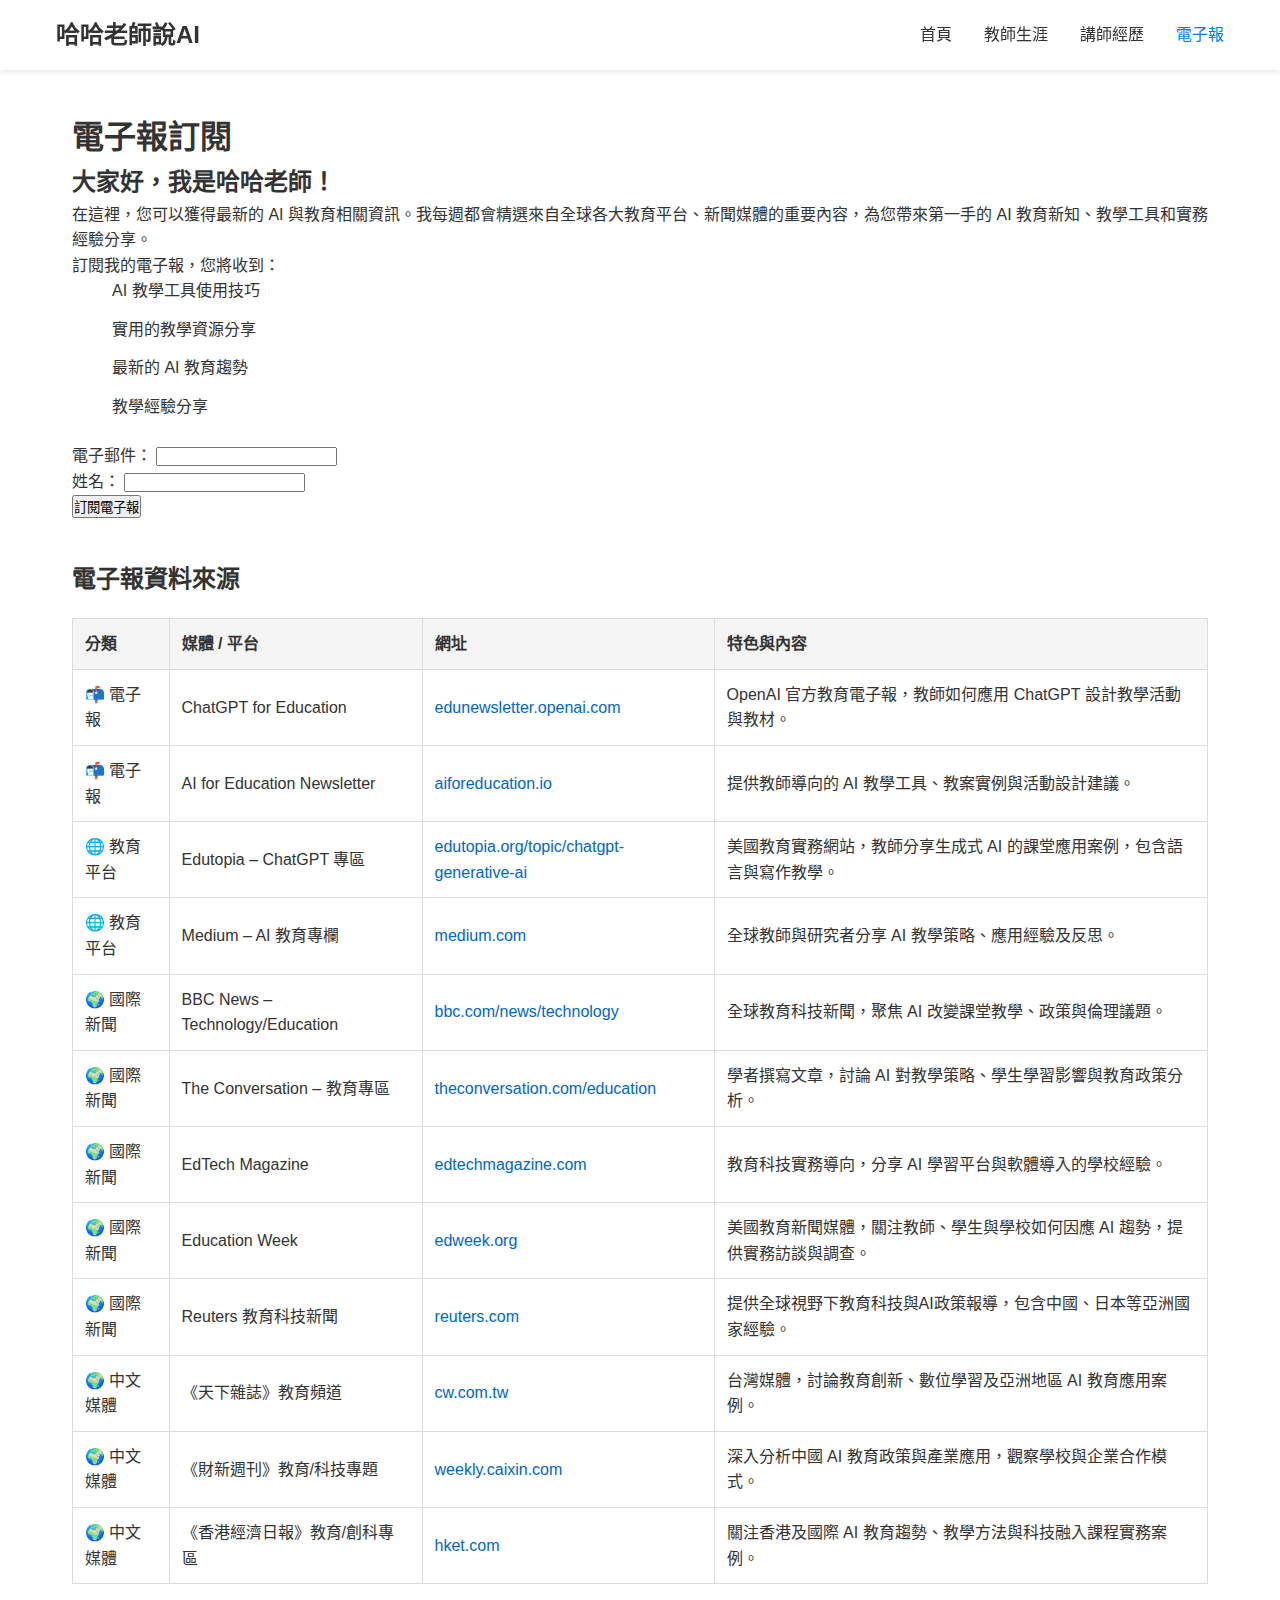
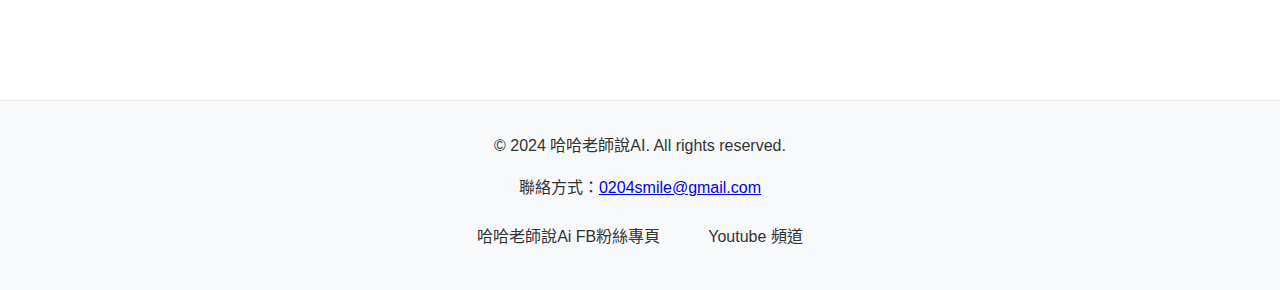
<file: newsletter.html>
<!DOCTYPE html>
<html lang="zh-TW">
<head>
    <meta charset="UTF-8">
    <meta name="viewport" content="width=device-width, initial-scale=1.0">
    <title>電子報 - 哈哈老師說AI</title>
    <link rel="stylesheet" href="css/style.css">
    <style>
        .resource-table {
            width: 100%;
            border-collapse: collapse;
            margin: 20px 0;
        }

        .resource-table th,
        .resource-table td {
            padding: 12px;
            border: 1px solid #ddd;
            text-align: left;
        }

        .resource-table th {
            background-color: #f5f5f5;
            font-weight: bold;
        }

        .resource-table tr:hover {
            background-color: #f9f9f9;
        }

        .resource-table a {
            color: #0066cc;
            text-decoration: none;
        }

        .resource-table a:hover {
            text-decoration: underline;
        }

        .category-icon {
            font-size: 1.2em;
            margin-right: 8px;
        }

        .newsletter-resources {
            margin-top: 40px;
        }

        .section-title {
            margin: 30px 0 20px;
            color: #333;
            font-size: 1.5em;
        }
    </style>
</head>
<body>
    <header>
        <nav>
            <div class="logo">哈哈老師說AI</div>
            <ul class="nav-links">
                <li><a href="index.html">首頁</a></li>
                <li><a href="about.html">教師生涯</a></li>
                <li><a href="teaching.html">講師經歷</a></li>
                <li><a href="newsletter.html" class="active">電子報</a></li>
            </ul>
        </nav>
    </header>

    <main>
        <section class="newsletter-content">
            <h1>電子報訂閱</h1>
            
            <div class="newsletter-section">
                <div class="newsletter-description">
                    <h2>大家好，我是哈哈老師！</h2>
                    <p>在這裡，您可以獲得最新的 AI 與教育相關資訊。我每週都會精選來自全球各大教育平台、新聞媒體的重要內容，為您帶來第一手的 AI 教育新知、教學工具和實務經驗分享。</p>
                    <p>訂閱我的電子報，您將收到：</p>
                    <ul class="feature-list">
                        <li>AI 教學工具使用技巧</li>
                        <li>實用的教學資源分享</li>
                        <li>最新的 AI 教育趨勢</li>
                        <li>教學經驗分享</li>
                    </ul>
                </div>

                <div class="subscription-form">
                    <form action="#" method="POST">
                        <div class="form-group">
                            <label for="email">電子郵件：</label>
                            <input type="email" id="email" name="email" required>
                        </div>
                        <div class="form-group">
                            <label for="name">姓名：</label>
                            <input type="text" id="name" name="name" required>
                        </div>
                        <button type="submit" class="subscribe-btn">訂閱電子報</button>
                    </form>
                </div>
            </div>

            <div class="newsletter-resources">
                <h2 class="section-title">電子報資料來源</h2>
                <table class="resource-table">
                    <thead>
                        <tr>
                            <th>分類</th>
                            <th>媒體 / 平台</th>
                            <th>網址</th>
                            <th>特色與內容</th>
                        </tr>
                    </thead>
                    <tbody>
                        <tr>
                            <td>📬 電子報</td>
                            <td>ChatGPT for Education</td>
                            <td><a href="https://edunewsletter.openai.com" target="_blank">edunewsletter.openai.com</a></td>
                            <td>OpenAI 官方教育電子報，教師如何應用 ChatGPT 設計教學活動與教材。</td>
                        </tr>
                        <tr>
                            <td>📬 電子報</td>
                            <td>AI for Education Newsletter</td>
                            <td><a href="https://aiforeducation.io" target="_blank">aiforeducation.io</a></td>
                            <td>提供教師導向的 AI 教學工具、教案實例與活動設計建議。</td>
                        </tr>
                        <tr>
                            <td>🌐 教育平台</td>
                            <td>Edutopia – ChatGPT 專區</td>
                            <td><a href="https://edutopia.org/topic/chatgpt-generative-ai" target="_blank">edutopia.org/topic/chatgpt-generative-ai</a></td>
                            <td>美國教育實務網站，教師分享生成式 AI 的課堂應用案例，包含語言與寫作教學。</td>
                        </tr>
                        <tr>
                            <td>🌐 教育平台</td>
                            <td>Medium – AI 教育專欄</td>
                            <td><a href="https://medium.com" target="_blank">medium.com</a></td>
                            <td>全球教師與研究者分享 AI 教學策略、應用經驗及反思。</td>
                        </tr>
                        <tr>
                            <td>🌍 國際新聞</td>
                            <td>BBC News – Technology/Education</td>
                            <td><a href="https://bbc.com/news/technology" target="_blank">bbc.com/news/technology</a></td>
                            <td>全球教育科技新聞，聚焦 AI 改變課堂教學、政策與倫理議題。</td>
                        </tr>
                        <tr>
                            <td>🌍 國際新聞</td>
                            <td>The Conversation – 教育專區</td>
                            <td><a href="https://theconversation.com/education" target="_blank">theconversation.com/education</a></td>
                            <td>學者撰寫文章，討論 AI 對教學策略、學生學習影響與教育政策分析。</td>
                        </tr>
                        <tr>
                            <td>🌍 國際新聞</td>
                            <td>EdTech Magazine</td>
                            <td><a href="https://edtechmagazine.com" target="_blank">edtechmagazine.com</a></td>
                            <td>教育科技實務導向，分享 AI 學習平台與軟體導入的學校經驗。</td>
                        </tr>
                        <tr>
                            <td>🌍 國際新聞</td>
                            <td>Education Week</td>
                            <td><a href="https://edweek.org" target="_blank">edweek.org</a></td>
                            <td>美國教育新聞媒體，關注教師、學生與學校如何因應 AI 趨勢，提供實務訪談與調查。</td>
                        </tr>
                        <tr>
                            <td>🌍 國際新聞</td>
                            <td>Reuters 教育科技新聞</td>
                            <td><a href="https://reuters.com" target="_blank">reuters.com</a></td>
                            <td>提供全球視野下教育科技與AI政策報導，包含中國、日本等亞洲國家經驗。</td>
                        </tr>
                        <tr>
                            <td>🌍 中文媒體</td>
                            <td>《天下雜誌》教育頻道</td>
                            <td><a href="https://cw.com.tw" target="_blank">cw.com.tw</a></td>
                            <td>台灣媒體，討論教育創新、數位學習及亞洲地區 AI 教育應用案例。</td>
                        </tr>
                        <tr>
                            <td>🌍 中文媒體</td>
                            <td>《財新週刊》教育/科技專題</td>
                            <td><a href="https://weekly.caixin.com" target="_blank">weekly.caixin.com</a></td>
                            <td>深入分析中國 AI 教育政策與產業應用，觀察學校與企業合作模式。</td>
                        </tr>
                        <tr>
                            <td>🌍 中文媒體</td>
                            <td>《香港經濟日報》教育/創科專區</td>
                            <td><a href="https://hket.com" target="_blank">hket.com</a></td>
                            <td>關注香港及國際 AI 教育趨勢、教學方法與科技融入課程實務案例。</td>
                        </tr>
                    </tbody>
                </table>
            </div>
        </section>
    </main>

    <footer>
        <div class="footer-content">
            <p>&copy; 2024 哈哈老師說AI. All rights reserved.</p>
            <div class="contact-info">
                <p>聯絡方式：<a href="mailto:0204smile@gmail.com">0204smile@gmail.com</a></p>
            </div>
            <div class="social-links">
                <a href="https://www.facebook.com/profile.php?id=61572683411741" target="_blank">哈哈老師說Ai FB粉絲專頁</a>
                <a href="https://www.youtube.com/channel/UCNd5qJnsLvm_RXQNaYmGJVg" target="_blank">Youtube 頻道</a>
            </div>
        </div>
    </footer>

    <script src="js/main.js"></script>
</body>
</html>
</file>
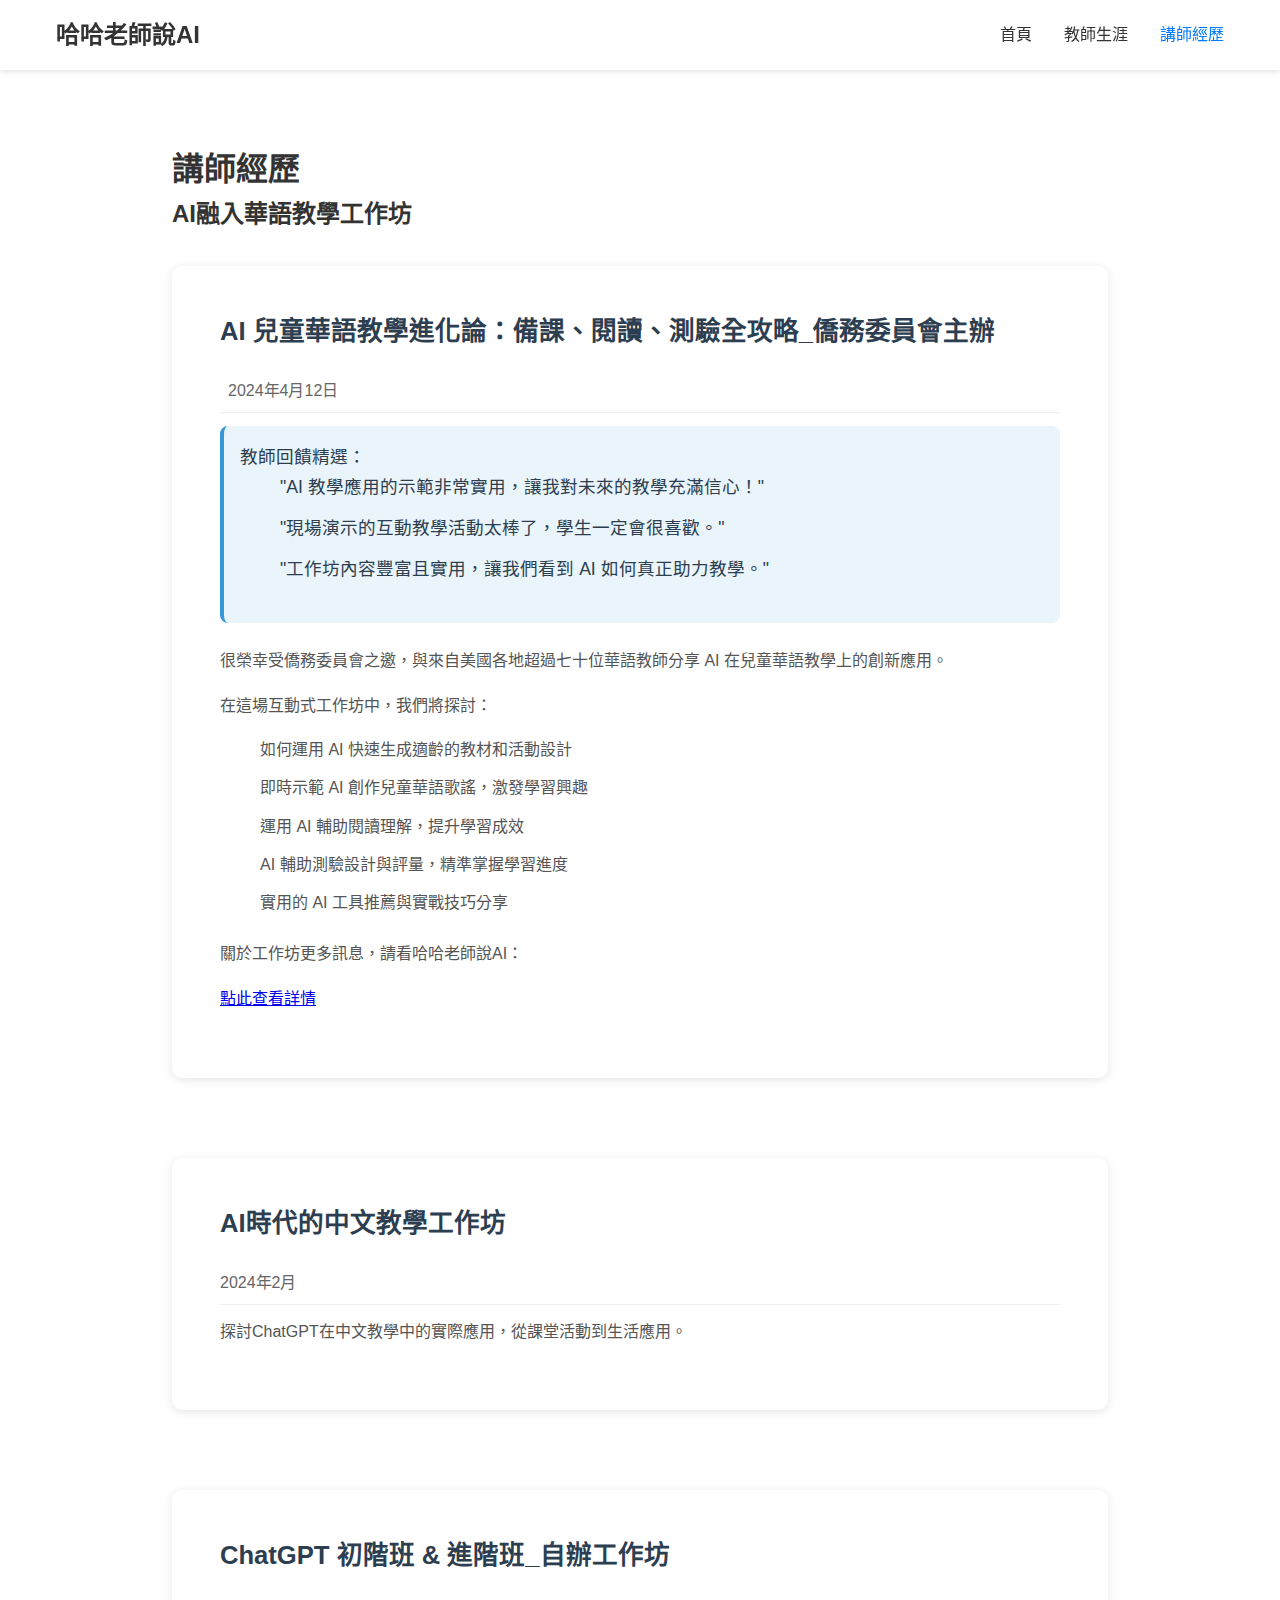
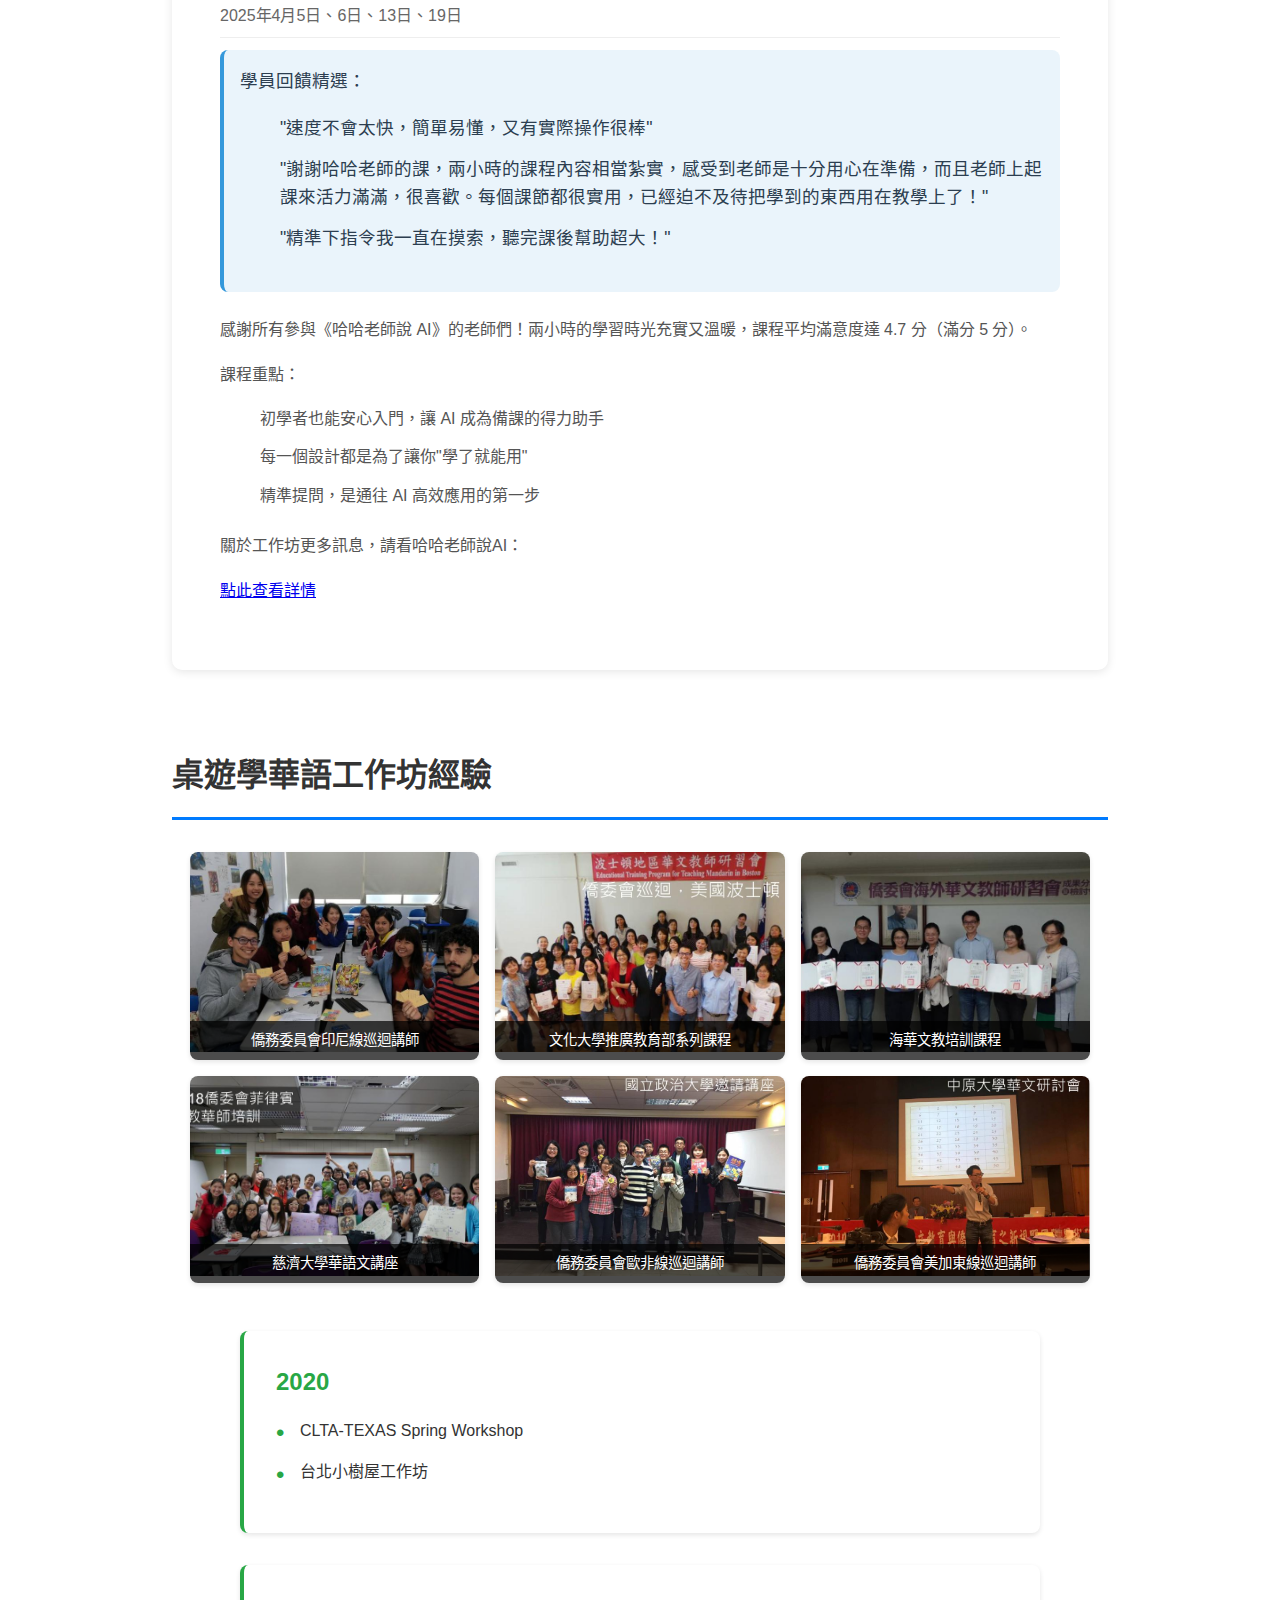
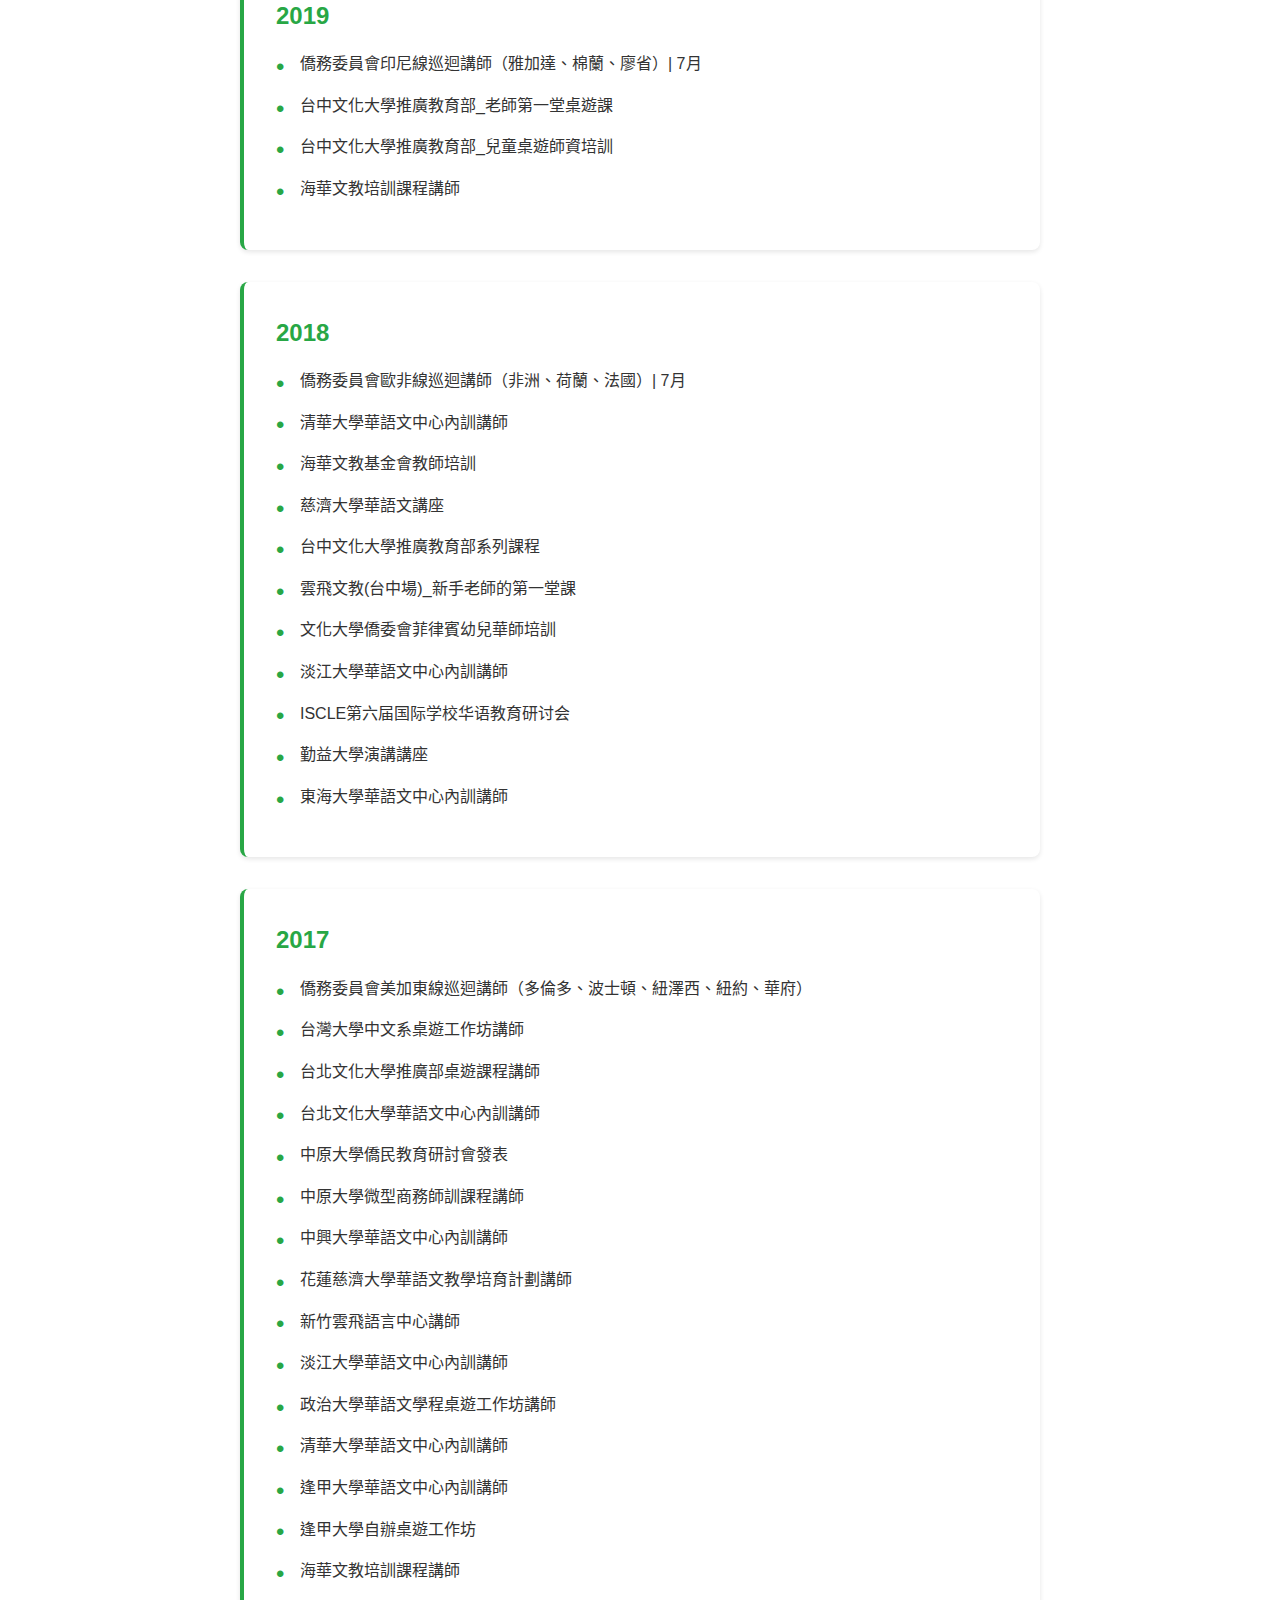
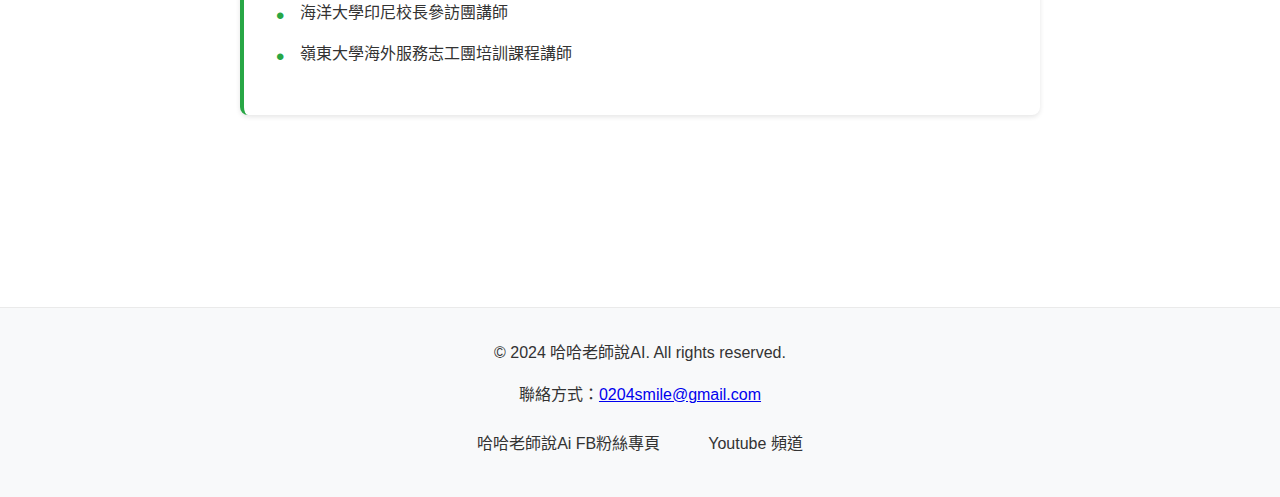
<file: teaching.html>
<!DOCTYPE html>
<html lang="zh-TW">
<head>
    <meta charset="UTF-8">
    <meta name="viewport" content="width=device-width, initial-scale=1.0">
    <title>講師經歷 - 哈哈老師說AI</title>
    <link rel="stylesheet" href="css/style.css">
</head>
<body>
    <header>
        <nav>
            <div class="logo">哈哈老師說AI</div>
            <ul class="nav-links">
                <li><a href="index.html">首頁</a></li>
                <li><a href="about.html">教師生涯</a></li>
                <li><a href="teaching.html" class="active">講師經歷</a></li>
            </ul>
        </nav>
    </header>

    <main>
        <section class="teaching-content">
            <h1>講師經歷</h1>
            
            <!-- AI教學經驗 -->
            <div class="teaching-section ai-section">
                <h2>AI融入華語教學工作坊</h2>
                <div class="workshop-list">
                    <!-- AI兒童華語教學進化論工作坊 -->
                    <div class="workshop-item">
                        <div class="workshop-content">
                            <h3>AI 兒童華語教學進化論：備課、閱讀、測驗全攻略_僑務委員會主辦</h3>
                            <div class="workshop-date">
                                <i class="fas fa-calendar-alt"></i>
                                2024年4月12日
                            </div>
                            <div class="workshop-description">
                                <div class="highlight">
                                    教師回饋精選：
                                    <ul class="feedback-list">
                                        <li>"AI 教學應用的示範非常實用，讓我對未來的教學充滿信心！"</li>
                                        <li>"現場演示的互動教學活動太棒了，學生一定會很喜歡。"</li>
                                        <li>"工作坊內容豐富且實用，讓我們看到 AI 如何真正助力教學。"</li>
                                    </ul>
                                </div>
                                
                                <p>很榮幸受僑務委員會之邀，與來自美國各地超過七十位華語教師分享 AI 在兒童華語教學上的創新應用。</p>
                                
                                <p>在這場互動式工作坊中，我們將探討：</p>
                                <ul class="feature-list">
                                    <li>如何運用 AI 快速生成適齡的教材和活動設計</li>
                                    <li>即時示範 AI 創作兒童華語歌謠，激發學習興趣</li>
                                    <li>運用 AI 輔助閱讀理解，提升學習成效</li>
                                    <li>AI 輔助測驗設計與評量，精準掌握學習進度</li>
                                    <li>實用的 AI 工具推薦與實戰技巧分享</li>
                                </ul>

                                <p>關於工作坊更多訊息，請看哈哈老師說AI：</p>
                                <p><a href="https://www.facebook.com/permalink.php?story_fbid=pfbid07nV2xEUa47f934dw6GKrG4Wj7rbzXorB76tasSmxWPyiXK2rjmYQfuGspMzbhvoVl&id=61572683411741" target="_blank">點此查看詳情</a></p>
                            </div>
                        </div>
                    </div>

                    <!-- AI時代的中文教學工作坊 -->
                    <div class="workshop-item">
                        <div class="workshop-content">
                            <h3>AI時代的中文教學工作坊</h3>
                            <div class="workshop-date">2024年2月</div>
                            <div class="workshop-description">
                                <p>探討ChatGPT在中文教學中的實際應用，從課堂活動到生活應用。</p>
                            </div>
                        </div>
                    </div>

                    <!-- Ai融入華語教學工作坊 -->
                    <div class="workshop-item">
                        <div class="workshop-content">
                            <h3>ChatGPT 初階班 & 進階班_自辦工作坊</h3>
                            <div class="workshop-date">2025年4月5日、6日、13日、19日</div>
                            <div class="workshop-description">
                                <div class="highlight">
                                    <p>學員回饋精選：</p>
                                    <ul class="feedback-list">
                                        <li>"速度不會太快，簡單易懂，又有實際操作很棒"</li>
                                        <li>"謝謝哈哈老師的課，兩小時的課程內容相當紮實，感受到老師是十分用心在準備，而且老師上起課來活力滿滿，很喜歡。每個課節都很實用，已經迫不及待把學到的東西用在教學上了！"</li>
                                        <li>"精準下指令我一直在摸索，聽完課後幫助超大！"</li>
                                    </ul>
                                </div>
                                
                                <p>感謝所有參與《哈哈老師說 AI》的老師們！兩小時的學習時光充實又溫暖，課程平均滿意度達 4.7 分（滿分 5 分）。</p>

                                <p>課程重點：</p>
                                <ul class="feature-list">
                                    <li>初學者也能安心入門，讓 AI 成為備課的得力助手</li>
                                    <li>每一個設計都是為了讓你"學了就能用"</li>
                                    <li>精準提問，是通往 AI 高效應用的第一步</li>
                                </ul>

                                <p>關於工作坊更多訊息，請看哈哈老師說AI：</p>
                                <p><a href="https://www.facebook.com/permalink.php?story_fbid=pfbid023hw8L2pZmoa6YCpzX5vVTszh9Vu7uxKn43vw4SvBxNga15ziWW1NwraKooVrHpdvl&id=61572683411741" target="_blank">點此查看詳情</a></p>
                            </div>
                        </div>
                    </div>
                </div>
            </div>

            <!-- 桌遊教學經驗 -->
            <div class="experience-section boardgame-section">
                <h2>桌遊學華語工作坊經驗</h2>
                
                <!-- 照片展示區 -->
                <div class="photo-gallery">
                    <div class="gallery-grid">
                        <div class="gallery-item">
                            <img src="images/講師經歷/桌遊學華語/Boardgame (1).jpg.jpg" alt="桌遊教學照片1">
                            <div class="gallery-caption">僑務委員會印尼線巡迴講師</div>
                        </div>
                        <div class="gallery-item">
                            <img src="images/講師經歷/桌遊學華語/Boardgame (2).jpg.jpg" alt="桌遊教學照片2">
                            <div class="gallery-caption">文化大學推廣教育部系列課程</div>
                        </div>
                        <div class="gallery-item">
                            <img src="images/講師經歷/桌遊學華語/Boardgame (3).jpg.jpg" alt="桌遊教學照片3">
                            <div class="gallery-caption">海華文教培訓課程</div>
                        </div>
                        <div class="gallery-item">
                            <img src="images/講師經歷/桌遊學華語/Boardgame (4).jpg.jpg" alt="桌遊教學照片4">
                            <div class="gallery-caption">慈濟大學華語文講座</div>
                        </div>
                        <div class="gallery-item">
                            <img src="images/講師經歷/桌遊學華語/Boardgame (5).jpg.jpg" alt="桌遊教學照片5">
                            <div class="gallery-caption">僑務委員會歐非線巡迴講師</div>
                        </div>
                        <div class="gallery-item">
                            <img src="images/講師經歷/桌遊學華語/Boardgame (6).jpg.jpg" alt="桌遊教學照片6">
                            <div class="gallery-caption">僑務委員會美加東線巡迴講師</div>
                        </div>
                    </div>
                </div>

                <div class="timeline">
                    <div class="timeline-item">
                        <div class="year">2020</div>
                        <div class="content">
                            <ul class="event-list">
                                <li>CLTA-TEXAS Spring Workshop</li>
                                <li>台北小樹屋工作坊</li>
                            </ul>
                        </div>
                    </div>

                    <div class="timeline-item">
                        <div class="year">2019</div>
                        <div class="content">
                            <ul class="event-list">
                                <li>僑務委員會印尼線巡迴講師（雅加達、棉蘭、廖省）| 7月</li>
                                <li>台中文化大學推廣教育部_老師第一堂桌遊課</li>
                                <li>台中文化大學推廣教育部_兒童桌遊師資培訓</li>
                                <li>海華文教培訓課程講師</li>
                            </ul>
                        </div>
                    </div>

                    <div class="timeline-item">
                        <div class="year">2018</div>
                        <div class="content">
                            <ul class="event-list">
                                <li>僑務委員會歐非線巡迴講師（非洲、荷蘭、法國）| 7月</li>
                                <li>清華大學華語文中心內訓講師</li>
                                <li>海華文教基金會教師培訓</li>
                                <li>慈濟大學華語文講座</li>
                                <li>台中文化大學推廣教育部系列課程</li>
                                <li>雲飛文教(台中場)_新手老師的第一堂課</li>
                                <li>文化大學僑委會菲律賓幼兒華師培訓</li>
                                <li>淡江大學華語文中心內訓講師</li>
                                <li>ISCLE第六届国际学校华语教育研讨会</li>
                                <li>勤益大學演講講座</li>
                                <li>東海大學華語文中心內訓講師</li>
                            </ul>
                        </div>
                    </div>

                    <div class="timeline-item">
                        <div class="year">2017</div>
                        <div class="content">
                            <ul class="event-list">
                                <li>僑務委員會美加東線巡迴講師（多倫多、波士頓、紐澤西、紐約、華府）</li>
                                <li>台灣大學中文系桌遊工作坊講師</li>
                                <li>台北文化大學推廣部桌遊課程講師</li>
                                <li>台北文化大學華語文中心內訓講師</li>
                                <li>中原大學僑民教育研討會發表</li>
                                <li>中原大學微型商務師訓課程講師</li>
                                <li>中興大學華語文中心內訓講師</li>
                                <li>花蓮慈濟大學華語文教學培育計劃講師</li>
                                <li>新竹雲飛語言中心講師</li>
                                <li>淡江大學華語文中心內訓講師</li>
                                <li>政治大學華語文學程桌遊工作坊講師</li>
                                <li>清華大學華語文中心內訓講師</li>
                                <li>逢甲大學華語文中心內訓講師</li>
                                <li>逢甲大學自辦桌遊工作坊</li>
                                <li>海華文教培訓課程講師</li>
                                <li>海洋大學印尼校長參訪團講師</li>
                                <li>嶺東大學海外服務志工團培訓課程講師</li>
                            </ul>
                        </div>
                    </div>
                </div>
            </div>
        </section>
    </main>

    <footer>
        <div class="footer-content">
            <p>&copy; 2024 哈哈老師說AI. All rights reserved.</p>
            <div class="contact-info">
                <p>聯絡方式：<a href="mailto:0204smile@gmail.com">0204smile@gmail.com</a></p>
            </div>
            <div class="social-links">
                <a href="https://www.facebook.com/profile.php?id=61572683411741" target="_blank">哈哈老師說Ai FB粉絲專頁</a>
                <a href="https://www.youtube.com/channel/UCNd5qJnsLvm_RXQNaYmGJVg" target="_blank">Youtube 頻道</a>
            </div>
        </div>
    </footer>

    <script src="js/main.js"></script>
</body>
</html>
</file>
<file: css/style.css>
/* 全局樣式 */
* {
    margin: 0;
    padding: 0;
    box-sizing: border-box;
}

body {
    font-family: 'Microsoft JhengHei', sans-serif;
    line-height: 1.6;
    color: #333;
}

/* 導航欄樣式 */
header {
    background-color: #fff;
    box-shadow: 0 2px 5px rgba(0,0,0,0.1);
    position: fixed;
    width: 100%;
    top: 0;
    z-index: 1000;
}

nav {
    max-width: 1200px;
    margin: 0 auto;
    padding: 1rem;
    display: flex;
    justify-content: space-between;
    align-items: center;
}

.logo {
    font-size: 1.5rem;
    font-weight: bold;
}

.nav-links {
    display: flex;
    list-style: none;
}

.nav-links li {
    margin-left: 2rem;
}

.nav-links a {
    text-decoration: none;
    color: #333;
    font-weight: 500;
    transition: color 0.3s;
}

.nav-links a:hover,
.nav-links a.active {
    color: #007bff;
}

/* 主要內容區域 */
main {
    margin-top: 80px;
    padding: 2rem;
    max-width: 1200px;
    margin-left: auto;
    margin-right: auto;
}

/* 橫幅照片樣式 */
.banner {
    width: 100%;
    height: auto;
    overflow: visible;
    position: relative;
    margin-top: 60px;
}

.banner-image {
    width: 100%;
    height: auto;
    object-fit: contain;
    display: block;
    max-height: none;
}

/* 個人介紹區樣式 */
.profile-section {
    background-color: #fff;
    padding: 3rem 0;
    margin-top: 0;
    position: relative;
    z-index: 1;
    box-shadow: 0 -10px 20px rgba(0,0,0,0.1);
}

.profile-container {
    max-width: 1000px;
    margin: 0 auto;
    padding: 0 2rem;
    display: flex;
    gap: 3rem;
    align-items: flex-start;
}

.profile-image {
    flex-shrink: 0;
    position: relative;
}

.profile-pic {
    width: 300px;
    height: 300px;
    border-radius: 50%;
    object-fit: cover;
    box-shadow: 0 4px 15px rgba(0,0,0,0.2);
    transition: transform 0.3s ease, box-shadow 0.3s ease;
    border: 5px solid #fff;
}

.profile-pic:hover {
    transform: scale(1.05);
    box-shadow: 0 8px 25px rgba(0,0,0,0.3);
}

.profile-content {
    flex: 1;
}

.profile-content h1 {
    font-size: 2rem;
    color: #333;
    margin-bottom: 1.5rem;
}

.profile-info {
    display: flex;
    flex-direction: column;
    gap: 1rem;
}

.profile-info p {
    font-size: 1rem;
    line-height: 1.6;
    color: #444;
}

.current-position {
    font-weight: bold;
    color: #007bff;
}

.social-media {
    color: #28a745;
}

.education {
    color: #6c757d;
}

.previous-position {
    color: #6c757d;
    font-style: italic;
}

/* 講師經歷頁面樣式 */
.teaching-content {
    max-width: 1000px;
    margin: 0 auto;
    padding: 2rem;
}

.experience-section {
    margin-bottom: 4rem;
}

.experience-section h2 {
    font-size: 2rem;
    color: #333;
    margin-bottom: 2rem;
    padding-bottom: 1rem;
    border-bottom: 3px solid #007bff;
}

.timeline {
    position: relative;
    max-width: 800px;
    margin: 2rem auto;
}

.timeline-item {
    padding: 2rem;
    background: #fff;
    border-radius: 8px;
    box-shadow: 0 2px 5px rgba(0,0,0,0.1);
    margin-bottom: 2rem;
    transition: transform 0.3s ease;
}

.timeline-item:hover {
    transform: translateY(-5px);
    box-shadow: 0 5px 15px rgba(0,0,0,0.2);
}

.year {
    font-size: 1.5rem;
    font-weight: bold;
    color: #007bff;
    margin-bottom: 1rem;
}

.event-list {
    list-style: none;
    padding: 0;
}

.event-list li {
    margin-bottom: 1rem;
    padding-left: 1.5rem;
    position: relative;
}

.event-list li::before {
    content: "•";
    color: #007bff;
    font-size: 1.5rem;
    position: absolute;
    left: 0;
    top: -0.2rem;
}

.event-list h3 {
    color: #333;
    margin-bottom: 0.5rem;
}

.event-list p {
    color: #666;
    font-size: 0.9rem;
}

/* AI 部分特殊樣式 */
.ai-section .timeline-item {
    border-left: 4px solid #007bff;
}

/* 桌遊部分特殊樣式 */
.boardgame-section .timeline-item {
    border-left: 4px solid #28a745;
}

.boardgame-section .year {
    color: #28a745;
}

.boardgame-section li::before {
    color: #28a745;
}

/* 講師經歷頁面樣式 */
.teaching-grid {
    display: grid;
    grid-template-columns: repeat(auto-fit, minmax(300px, 1fr));
    gap: 2rem;
    padding: 2rem 0;
}

.teaching-card {
    background: #fff;
    padding: 2rem;
    border-radius: 8px;
    box-shadow: 0 2px 5px rgba(0,0,0,0.1);
}

.course-details {
    list-style: none;
    margin-top: 1rem;
}

.course-details li {
    margin-bottom: 0.5rem;
}

/* 頁尾樣式 */
footer {
    text-align: center;
    padding: 2rem;
    background-color: #f8f9fa;
    margin-top: 4rem;
    border-top: 1px solid #eaeaea;
}

.footer-content {
    max-width: 800px;
    margin: 0 auto;
}

.contact-info {
    margin-top: 1rem;
}

.social-links {
    display: flex;
    justify-content: center;
    gap: 1.5rem;
    margin-top: 1rem;
}

.social-links a {
    color: #333;
    text-decoration: none;
    transition: color 0.3s, transform 0.3s;
    padding: 8px 12px;
    border-radius: 5px;
    display: inline-flex;
    align-items: center;
}

.social-links a:hover {
    color: #007bff;
    transform: translateY(-3px);
    background-color: rgba(0, 0, 0, 0.05);
}

/* 照片展示區樣式 */
.photo-gallery {
    margin-bottom: 3rem;
}

.gallery-grid {
    display: grid;
    grid-template-columns: repeat(3, 1fr);
    gap: 1rem;
    margin: 0 auto;
    max-width: 900px;
}

.gallery-item {
    position: relative;
    border-radius: 8px;
    overflow: hidden;
    box-shadow: 0 2px 5px rgba(0,0,0,0.1);
    transition: transform 0.3s ease;
}

.gallery-item img {
    width: 100%;
    height: 200px;
    object-fit: cover;
    transition: transform 0.3s ease;
}

.gallery-item:hover {
    transform: translateY(-5px);
    box-shadow: 0 5px 15px rgba(0,0,0,0.2);
}

.gallery-item:hover img {
    transform: scale(1.05);
}

.gallery-caption {
    position: absolute;
    bottom: 0;
    left: 0;
    right: 0;
    background: rgba(0, 0, 0, 0.7);
    color: white;
    padding: 0.5rem;
    font-size: 0.9rem;
    text-align: center;
}

@media (max-width: 768px) {
    .gallery-grid {
        grid-template-columns: repeat(2, 1fr);
        gap: 0.8rem;
    }

    .gallery-item img {
        height: 150px;
    }

    .gallery-caption {
        font-size: 0.8rem;
        padding: 0.3rem;
    }
}

@media (max-width: 480px) {
    .gallery-grid {
        grid-template-columns: 1fr;
    }

    .gallery-item img {
        height: 180px;
    }
}

/* 調整工作坊項目的樣式 */
.workshop-item {
    display: flex;
    gap: 2rem;
    margin-bottom: 3rem;
    background: white;
    padding: 1.5rem;
    border-radius: 12px;
    box-shadow: 0 4px 6px rgba(0,0,0,0.1);
}

.workshop-image {
    flex: 1;
    max-width: 500px;
}

.workshop-image img {
    width: 100%;
    height: auto;
    border-radius: 8px;
    box-shadow: 0 2px 5px rgba(0,0,0,0.1);
    transition: transform 0.3s ease;
}

.workshop-image img:hover {
    transform: scale(1.02);
}

.workshop-content {
    flex: 1;
    padding: 1rem;
}

@media (max-width: 768px) {
    .workshop-item {
        flex-direction: column;
    }

    .workshop-image {
        max-width: 100%;
    }

    .workshop-image img {
        max-height: 300px;
        object-fit: cover;
    }
}

/* 響應式設計 */
@media (max-width: 768px) {
    nav {
        flex-direction: column;
        text-align: center;
    }

    .nav-links {
        margin-top: 1rem;
    }

    .nav-links li {
        margin: 0 1rem;
    }

    .hero h1 {
        font-size: 2rem;
    }

    .gallery-grid {
        grid-template-columns: repeat(auto-fit, minmax(250px, 1fr));
        gap: 1rem;
    }

    .banner {
        height: 300px;
    }

    .profile-container {
        flex-direction: column;
        align-items: center;
        text-align: center;
    }

    .profile-pic {
        width: 200px;
        height: 200px;
    }

    .profile-content h1 {
        font-size: 2rem;
    }

    .photo-gallery {
        grid-template-columns: repeat(auto-fill, minmax(150px, 1fr));
        gap: 8px;
    }

    .slideshow-container {
        height: 300px;
    }
    
    .slides img {
        max-height: 300px;
    }
    
    .slide-dots {
        width: 60px;
        height: 45px;
    }
}

@media (max-width: 480px) {
    .photo-gallery {
        grid-template-columns: repeat(auto-fill, minmax(120px, 1fr));
        gap: 6px;
    }
}

/* 教師生涯頁面樣式 */
.teaching-career {
    max-width: 1000px;
    margin: 0 auto;
    padding: 2rem;
}

.career-section {
    margin-bottom: 4rem;
    padding: 2rem;
    border-radius: 10px;
    background-color: #fff;
    box-shadow: 0 5px 15px rgba(0,0,0,0.1);
    transition: transform 0.3s ease;
}

.career-section:hover {
    transform: translateY(-5px);
    box-shadow: 0 8px 25px rgba(0,0,0,0.2);
}

.career-section h2 {
    font-size: 1.8rem;
    margin-bottom: 1.5rem;
    padding-bottom: 0.8rem;
    position: relative;
}

.career-section h2::after {
    content: '';
    position: absolute;
    left: 0;
    bottom: 0;
    width: 60px;
    height: 3px;
    background-color: #007bff;
}

.career-content {
    margin-top: 2rem;
}

.career-description {
    margin-bottom: 2rem;
    line-height: 1.8;
}

/* 各教師類別的特殊樣式 */
.ibdp-section h2::after {
    background-color: #007bff;
}

.primary-section h2::after {
    background-color: #28a745;
}

.university-section h2::after {
    background-color: #fd7e14;
}

.thailand-section h2::after {
    background-color: #dc3545;
}

/* 工作坊照片展示區樣式 */
.workshop-photos {
    margin: 15px 0;
    padding: 10px;
    background: rgba(255, 255, 255, 0.1);
    border-radius: 8px;
}

.workshop-photos .photo-carousel {
    max-width: 600px;
    margin: 0 auto;
}

.workshop-photos .carousel-slide img {
    max-height: 300px;
    object-fit: contain;
}

.workshop-photos .carousel-thumbnails {
    margin-top: 5px;
}

.workshop-photos .carousel-thumbnails img {
    width: 60px;
    height: 45px;
}

.workshop-photos .carousel-btn {
    padding: 5px 10px;
    font-size: 18px;
}

@media (max-width: 768px) {
    .workshop-photos .photo-carousel {
        max-width: 100%;
    }
    
    .workshop-photos .carousel-slide img {
        max-height: 200px;
    }
    
    .workshop-photos .carousel-thumbnails img {
        width: 40px;
        height: 30px;
    }
}

/* AI工作坊列表樣式 */
.workshop-list {
    display: flex;
    flex-direction: column;
    gap: 2rem;
    padding: 2rem 0;
}

.workshop-item {
    display: flex;
    gap: 2rem;
    background: #fff;
    border-radius: 10px;
    box-shadow: 0 2px 10px rgba(0,0,0,0.1);
    overflow: hidden;
    transition: transform 0.3s ease;
}

.workshop-item:hover {
    transform: translateY(-5px);
}

.workshop-image {
    flex: 0 0 40%;
    overflow: hidden;
}

.workshop-image img {
    width: 100%;
    height: 100%;
    object-fit: cover;
    transition: transform 0.3s ease;
}

.workshop-item:hover .workshop-image img {
    transform: scale(1.05);
}

.workshop-content {
    flex: 1;
    padding: 1.5rem;
    display: flex;
    flex-direction: column;
    justify-content: center;
}

.workshop-content h3 {
    margin: 0 0 1rem;
    color: #333;
    font-size: 1.5rem;
}

.workshop-date {
    color: #666;
    margin: 0.5rem 0;
    font-size: 0.9rem;
}

.workshop-description {
    color: #555;
    line-height: 1.8;
}

.workshop-description .highlight {
    font-size: 1.1rem;
    color: #2c3e50;
    margin-bottom: 1.5rem;
    padding: 1rem;
    background: rgba(52, 152, 219, 0.1);
    border-radius: 8px;
    border-left: 4px solid #3498db;
}

.workshop-description p {
    margin-bottom: 1rem;
}

.feature-list, .feedback-list {
    list-style: none;
    padding-left: 0.5rem;
    margin-bottom: 1.5rem;
}

.feature-list li, .feedback-list li {
    margin-bottom: 0.8rem;
    padding-left: 2rem;
    position: relative;
    line-height: 1.6;
}

.feature-list li::before {
    content: '';
    position: absolute;
    left: 0;
    top: 50%;
    transform: translateY(-50%);
    width: 1.5rem;
    height: 1.5rem;
    background-size: contain;
    background-repeat: no-repeat;
}

.workshop-date {
    font-size: 1rem;
    color: #666;
    margin: 0.8rem 0;
    padding: 0.5rem 0;
    border-bottom: 1px solid #eee;
    display: flex;
    align-items: center;
    gap: 0.5rem;
}

.workshop-content h3 {
    color: #2c3e50;
    font-size: 1.6rem;
    margin-bottom: 0.5rem;
    line-height: 1.4;
}

.feedback {
    color: #e74c3c;
    font-weight: 500;
    margin-top: 1.5rem;
}

@media (max-width: 768px) {
    .workshop-item {
        flex-direction: column;
    }

    .workshop-image {
        flex: 0 0 200px;
    }

    .workshop-content {
        padding: 1rem;
    }

    .workshop-content h3 {
        font-size: 1.3rem;
    }

    .workshop-description .highlight {
        font-size: 1rem;
        padding: 0.8rem;
    }

    .workshop-date {
        font-size: 0.9rem;
    }

    .feature-list li, .feedback-list li {
        padding-left: 1.8rem;
        font-size: 0.95rem;
    }
}

/* 照片輪播樣式 */
.photo-carousel {
    position: relative;
    width: 100%;
    max-width: 800px;
    margin: 2rem auto;
    background: #f8f9fa;
    border-radius: 12px;
    overflow: hidden;
    box-shadow: 0 4px 6px rgba(0,0,0,0.1);
}

.carousel-container {
    position: relative;
    width: 100%;
    height: 450px;
    overflow: hidden;
}

.carousel-slide {
    position: absolute;
    width: 100%;
    height: 100%;
    opacity: 0;
    transition: opacity 0.5s ease-in-out;
}

.carousel-slide.active {
    opacity: 1;
}

.carousel-slide img {
    width: 100%;
    height: 100%;
    object-fit: contain;
    padding: 1rem;
}

.carousel-btn {
    position: absolute;
    top: 50%;
    transform: translateY(-50%);
    background: rgba(0, 0, 0, 0.6);
    color: white;
    border: none;
    padding: 1rem;
    cursor: pointer;
    font-size: 1.5rem;
    border-radius: 50%;
    width: 50px;
    height: 50px;
    display: flex;
    align-items: center;
    justify-content: center;
    transition: background-color 0.3s;
    z-index: 2;
}

.carousel-btn:hover {
    background: rgba(0, 0, 0, 0.8);
}

.carousel-btn.prev {
    left: 1rem;
}

.carousel-btn.next {
    right: 1rem;
}

.carousel-thumbnails {
    display: flex;
    gap: 0.5rem;
    padding: 1rem;
    overflow-x: auto;
    background: rgba(0, 0, 0, 0.05);
    scrollbar-width: thin;
}

.carousel-thumbnails img {
    width: 80px;
    height: 60px;
    object-fit: cover;
    border-radius: 4px;
    cursor: pointer;
    transition: all 0.3s ease;
    border: 2px solid transparent;
}

.carousel-thumbnails img:hover {
    transform: translateY(-2px);
}

.carousel-thumbnails img.active {
    border-color: #007bff;
    transform: translateY(-2px);
}

@media (max-width: 768px) {
    .carousel-container {
        height: 300px;
    }

    .carousel-btn {
        padding: 0.8rem;
        font-size: 1.2rem;
        width: 40px;
        height: 40px;
    }

    .carousel-thumbnails img {
        width: 60px;
        height: 45px;
    }
}
</file>
